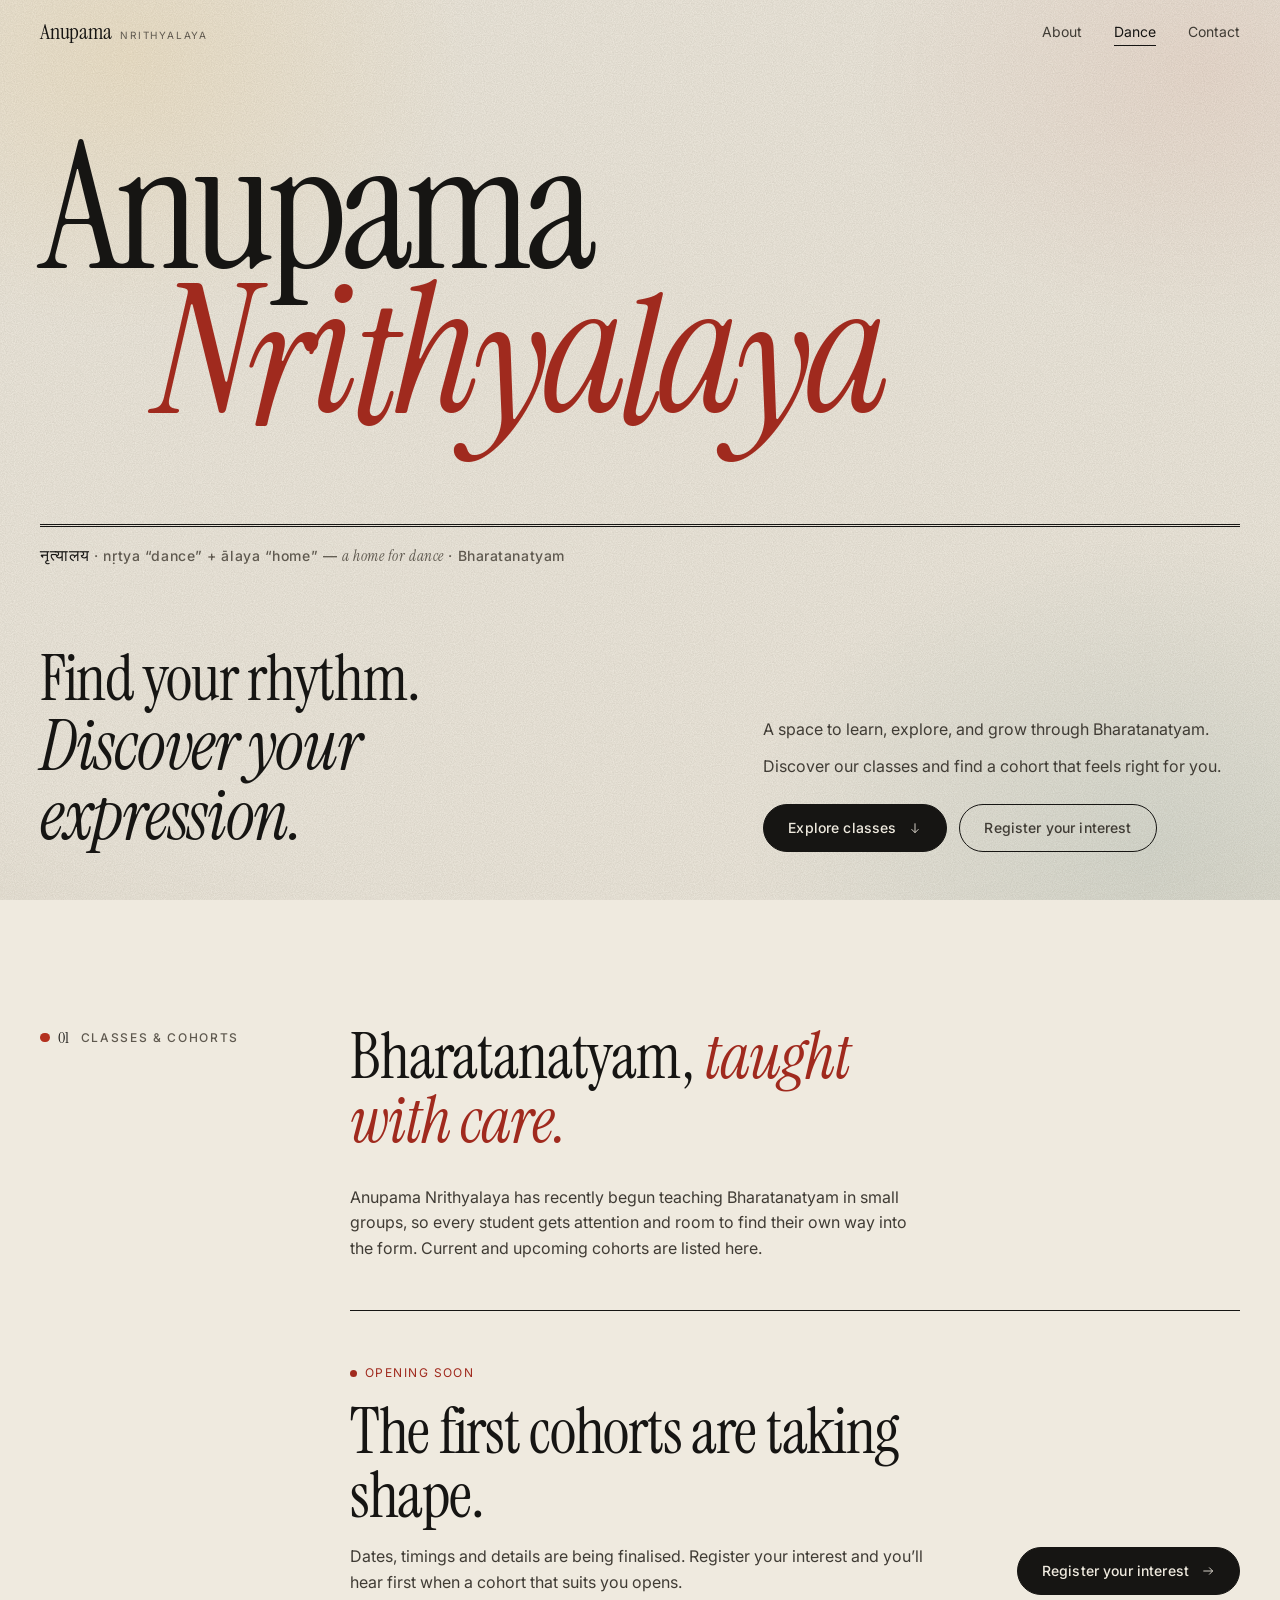
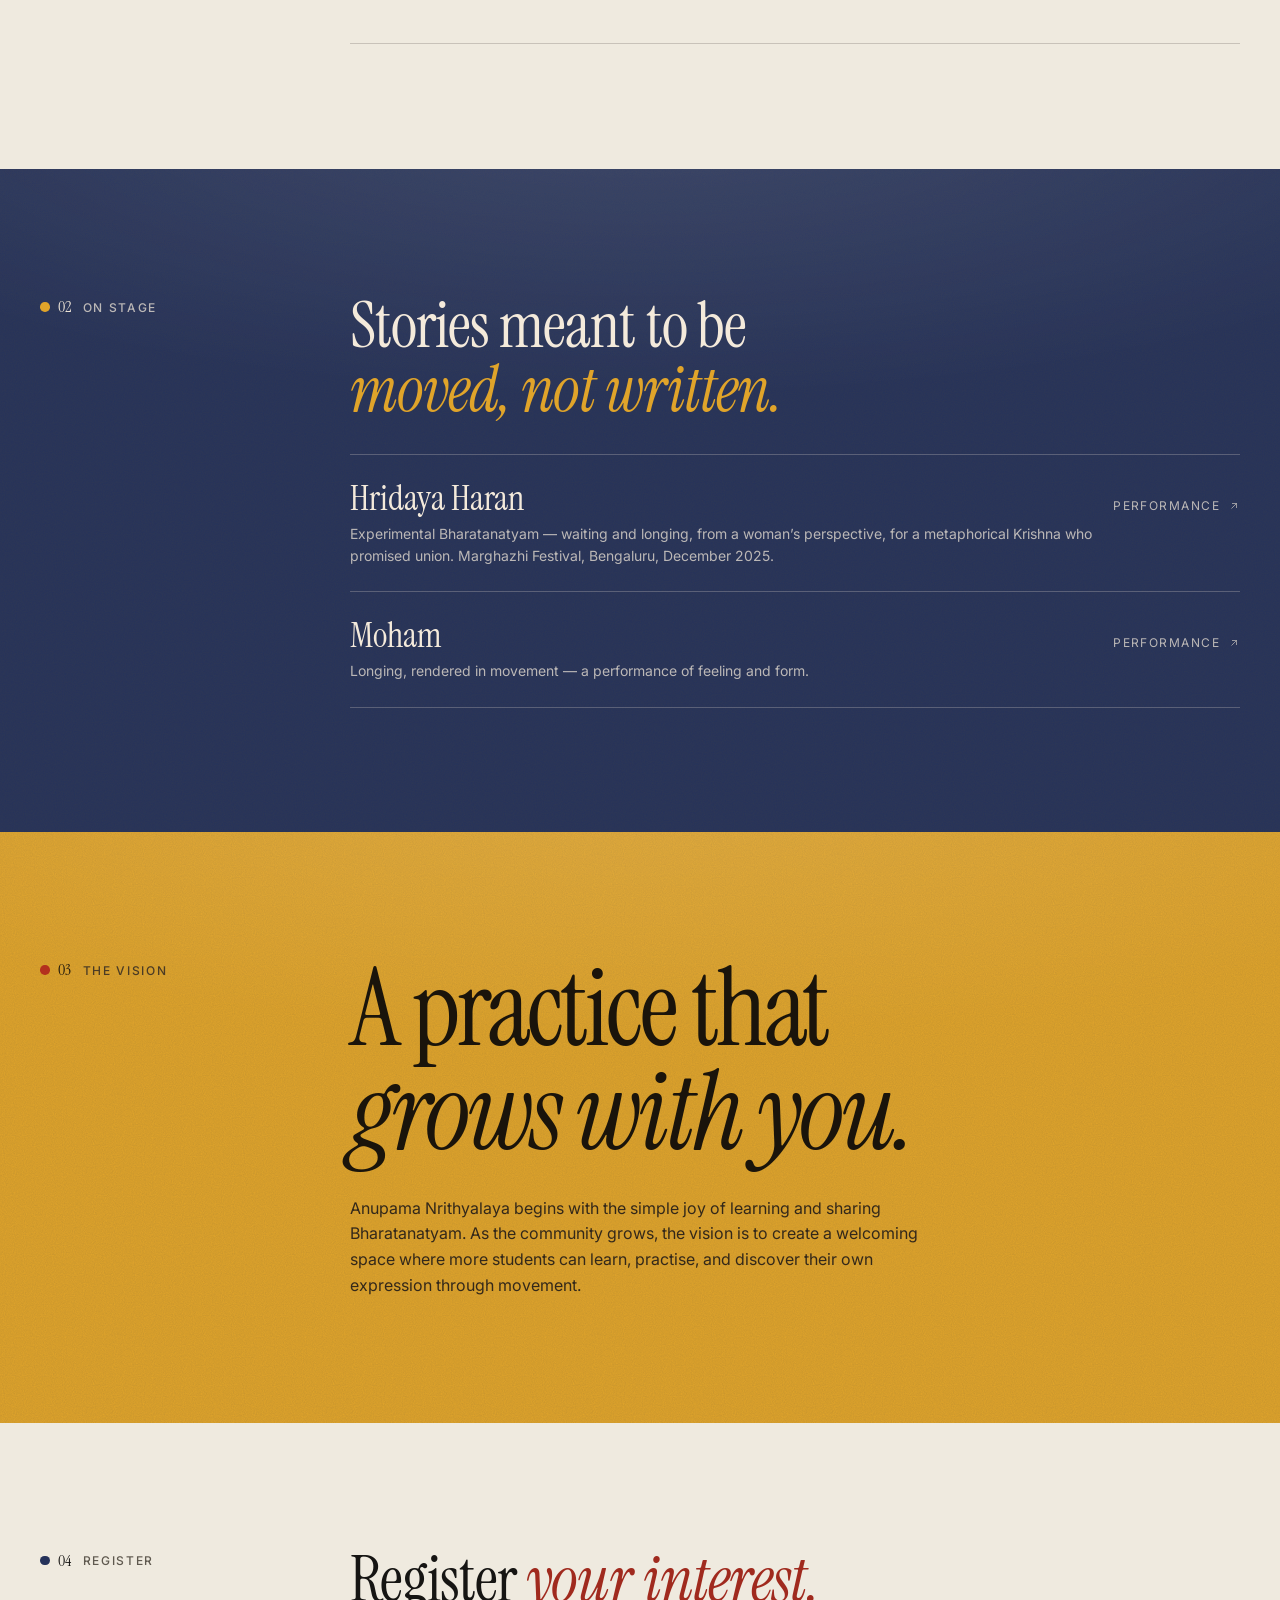
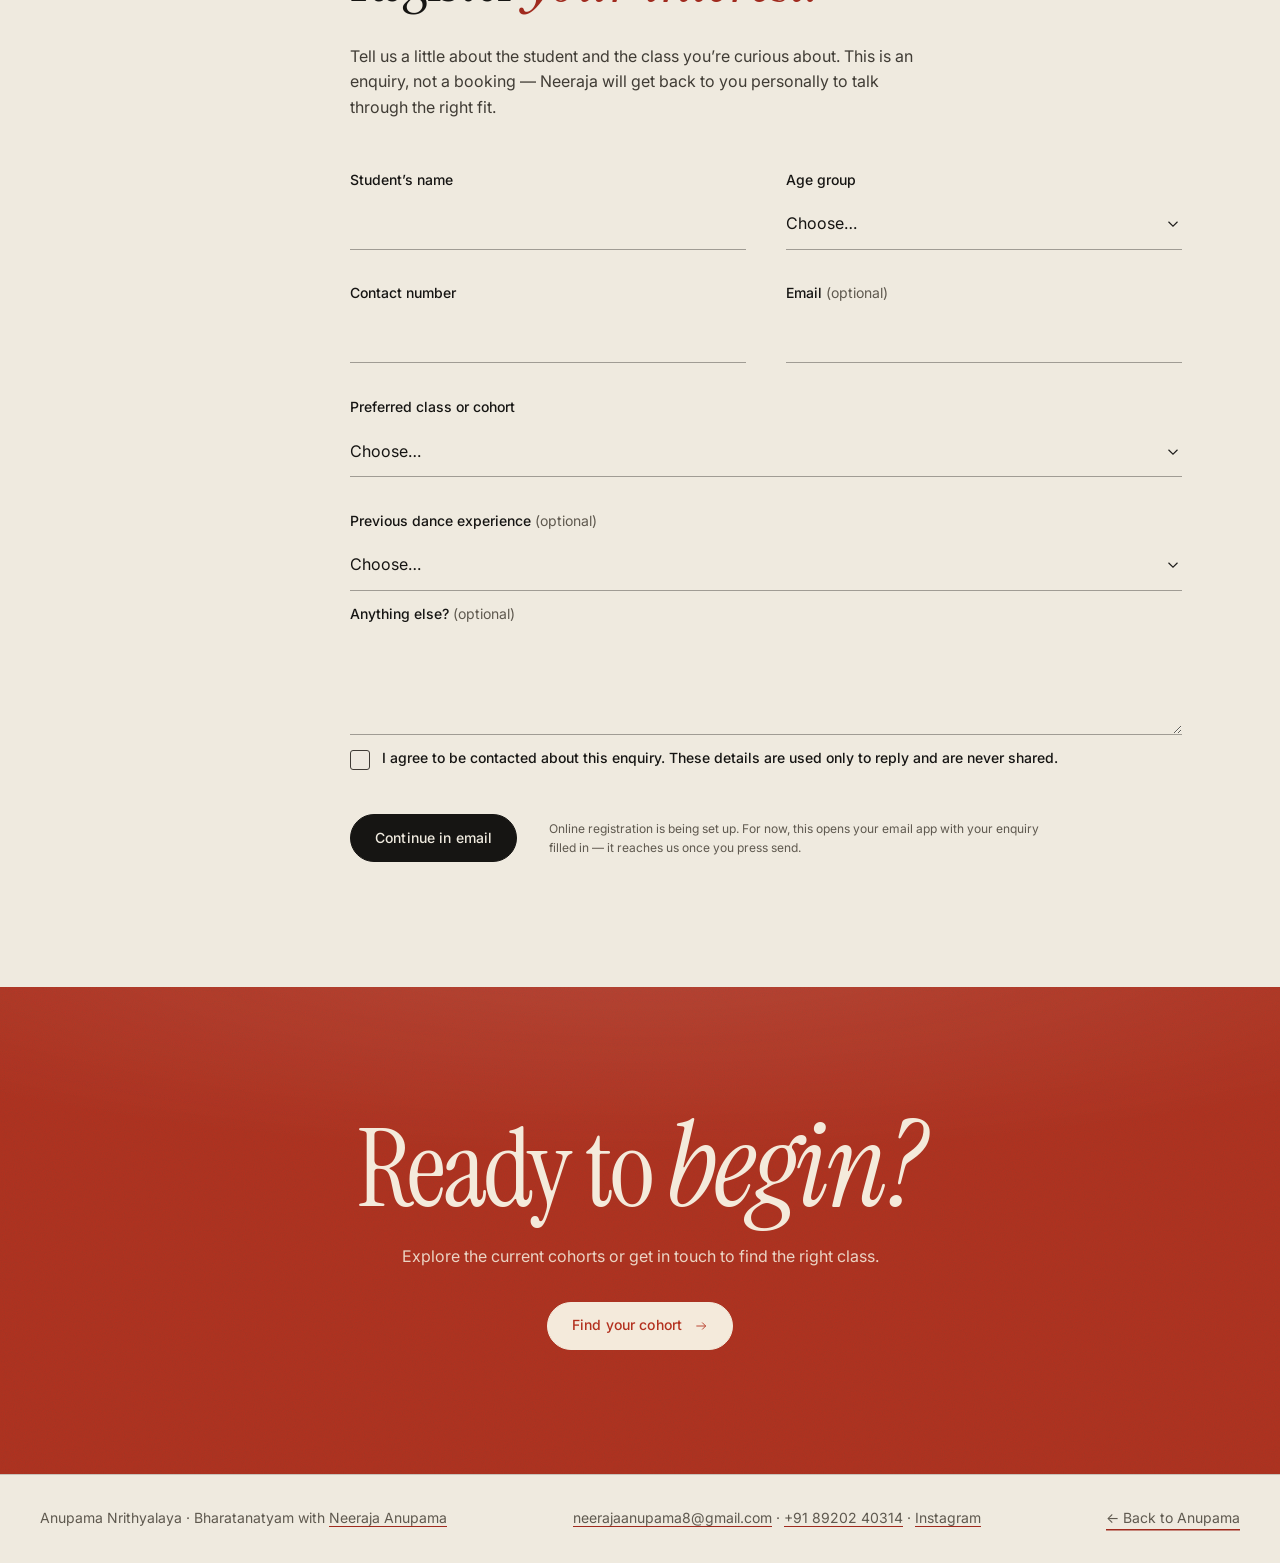
<file: dance/index.html>
<!DOCTYPE html>
<html lang="en">
<head>
  <meta charset="UTF-8" />
  <meta name="viewport" content="width=device-width, initial-scale=1.0" />
  <title>Anupama Nrithyalaya — Bharatanatyam with Neeraja Anupama</title>
  <meta name="description" content="Anupama Nrithyalaya — small Bharatanatyam classes taught by Neeraja Anupama in Bengaluru. Find your rhythm, discover your expression, and register your interest in a cohort." />
  <meta name="author" content="Neeraja Anupama" />
  <meta name="theme-color" content="#E7E1D3" />
  <link rel="canonical" href="https://anupama.cc/dance/" />
  <meta property="og:title" content="Anupama Nrithyalaya" />
  <meta property="og:description" content="Find your rhythm. Discover your expression. A space to learn, explore, and grow through dance." />
  <meta property="og:type" content="website" />
  <meta property="og:site_name" content="Anupama" />
  <meta property="og:url" content="https://anupama.cc/dance/" />
  <meta property="og:image" content="https://anupama.cc/assets/img/og-dance.jpg" />
  <meta property="og:image:width" content="1200" />
  <meta property="og:image:height" content="630" />
  <meta property="og:image:alt" content="Anupama Nrithyalaya — a home for Bharatanatyam" />
  <meta name="twitter:card" content="summary_large_image" />
  <meta name="twitter:title" content="Anupama Nrithyalaya" />
  <meta name="twitter:description" content="Find your rhythm. Discover your expression. A space to learn, explore, and grow through dance." />
  <meta name="twitter:image" content="https://anupama.cc/assets/img/og-dance.jpg" />

  <link rel="preconnect" href="https://fonts.googleapis.com">
  <link rel="preconnect" href="https://fonts.gstatic.com" crossorigin>
  <link href="https://fonts.googleapis.com/css2?family=Instrument+Serif:ital@0;1&family=Inter:wght@400;500&display=swap" rel="stylesheet">
  <link rel="stylesheet" href="../assets/css/style.css" />
  <link rel="icon" href="../assets/img/favicon.svg" type="image/svg+xml" />
  <script>document.documentElement.classList.add("js")</script>
</head>
<body>
  <a class="skip" href="#main">Skip to content</a>

  <nav class="nav" id="nav" aria-label="Main">
    <div class="wrap nav-inner">
      <a href="../" class="wordmark" aria-label="Anupama — home">Anupama <small>Nrithyalaya</small></a>
      <div class="nav-links">
        <a href="../#about">About</a>
        <a href="./" aria-current="page">Dance</a>
        <a href="#contact">Contact</a>
      </div>
    </div>
  </nav>

  <main id="main">

    <!-- ============ HERO ============ -->
    <header class="dance-hero" id="top">
      <div class="wrap">
        <h1 class="dance-title">
          <span class="visually-hidden">Anupama Nrithyalaya</span>
          <span aria-hidden="true">
            <span class="l1">Anupama</span>
            <span class="l2"><span class="ch">N</span><span class="ch">r</span><span class="ch">i</span><span class="ch">t</span><span class="ch">h</span><span class="ch">y</span><span class="ch">a</span><span class="ch">l</span><span class="ch">a</span><span class="ch">y</span><span class="ch">a</span></span>
          </span>
        </h1>
        <p class="dance-def label reveal"><span lang="sa">नृत्यालय</span> · nṛtya “dance” + ālaya “home” — <span class="it">a home for dance</span> · Bharatanatyam</p>

        <div class="dance-intro reveal">
          <p class="tag">Find your rhythm.<br /><em>Discover your expression.</em></p>
          <div class="copy">
            <p>A space to learn, explore, and grow through Bharatanatyam.</p>
            <p>Discover our classes and find a cohort that feels right for you.</p>
            <div class="actions">
              <a class="btn btn--solid" href="#classes">Explore classes
                <svg class="arr" viewBox="0 0 24 24" fill="none" stroke="currentColor" stroke-width="1.5" aria-hidden="true"><path d="M12 4v16M6 14l6 6 6-6"/></svg>
              </a>
              <a class="btn" href="#register">Register your interest</a>
            </div>
          </div>
        </div>
      </div>
    </header>

    <!-- ============ CLASSES & COHORTS ============
         Cohorts are managed in assets/js/dance-data.js.
         The markup below is the "opening soon" state shown until a cohort is published. -->
    <section class="section" id="classes" aria-labelledby="classes-title">
      <div class="wrap grid">
        <p class="sec-label label"><span class="num">01</span> Classes &amp; cohorts</p>
        <div class="sec-body">
          <h2 class="display sec-title reveal" id="classes-title">Bharatanatyam, <em>taught with care.</em></h2>
          <p class="prose reveal" style="margin-bottom:var(--s-7)">Anupama Nrithyalaya has recently begun teaching Bharatanatyam in small groups, so every student gets attention and room to find their own way into the form. Current and upcoming cohorts are listed here.</p>

          <ul class="cohorts reveal" id="cohort-list">
            <li class="soon">
              <div>
                <span class="status status--soon">Opening soon</span>
                <h3 style="margin-top:var(--s-4)">The first cohorts are taking shape.</h3>
                <p>Dates, timings and details are being finalised. Register your interest and you’ll hear first when a cohort that suits you opens.</p>
              </div>
              <a class="btn btn--solid" href="#register">Register your interest
                <svg class="arr" viewBox="0 0 24 24" fill="none" stroke="currentColor" stroke-width="1.5" aria-hidden="true"><path d="M4 12h16M14 6l6 6-6 6"/></svg>
              </a>
            </li>
          </ul>
        </div>
      </div>
    </section>

    <!-- ============ ON STAGE ============ -->
    <section class="section band band--indigo" id="stage" aria-labelledby="stage-title">
      <div class="wrap grid">
        <p class="sec-label label"><span class="num">02</span> On stage</p>
        <div class="sec-body">
          <h2 class="display sec-title reveal" id="stage-title">Stories meant to be <em>moved, not written.</em></h2>
          <div class="index reveal">
            <a class="row-link" href="https://www.theticket9.com/event/hridaya-haran-by--neeraja-anupama" target="_blank" rel="noopener"><span><span class="rt">Hridaya Haran</span><span class="rd">Experimental Bharatanatyam — waiting and longing, from a woman’s perspective, for a metaphorical Krishna who promised union. Marghazhi Festival, Bengaluru, December 2025.</span></span><span class="rk">Performance <svg class="arr" viewBox="0 0 24 24" fill="none" stroke="currentColor" stroke-width="1.5" aria-hidden="true"><path d="M7 17L17 7M8 7h9v9"/></svg></span></a>
            <a class="row-link" href="https://www.theticket9.com/event/moham" target="_blank" rel="noopener"><span><span class="rt">Moham</span><span class="rd">Longing, rendered in movement — a performance of feeling and form.</span></span><span class="rk">Performance <svg class="arr" viewBox="0 0 24 24" fill="none" stroke="currentColor" stroke-width="1.5" aria-hidden="true"><path d="M7 17L17 7M8 7h9v9"/></svg></span></a>
          </div>
        </div>
      </div>
    </section>

    <!-- ============ VISION ============ -->
    <section class="section band band--turmeric" id="vision" aria-labelledby="vision-title">
      <div class="wrap grid">
        <p class="sec-label label"><span class="num">03</span> The vision</p>
        <div class="sec-body reveal">
          <h2 class="display vision-quote" id="vision-title">A practice that <span class="it">grows with you.</span></h2>
          <div class="prose vision-copy">
            <p>Anupama Nrithyalaya begins with the simple joy of learning and sharing Bharatanatyam. As the community grows, the vision is to create a welcoming space where more students can learn, practise, and discover their own expression through movement.</p>
          </div>
        </div>
      </div>
    </section>

    <!-- ============ REGISTER ============ -->
    <section class="section" id="register" aria-labelledby="register-title">
      <div class="wrap grid">
        <p class="sec-label label"><span class="num">04</span> Register</p>
        <div class="sec-body">
          <h2 class="display sec-title reveal" id="register-title">Register <em>your interest.</em></h2>
          <p class="prose reveal" style="margin-bottom:var(--s-7)">Tell us a little about the student and the class you’re curious about. This is an enquiry, not a booking — Neeraja will get back to you personally to talk through the right fit.</p>

          <noscript><p class="prose">To enquire, email <a class="link" href="mailto:neerajaanupama8@gmail.com?subject=Anupama%20Dance%20enquiry">neerajaanupama8@gmail.com</a> with the student’s name, age, a contact number, and the class you’re interested in.</p></noscript>

          <form class="form reveal" id="enquiry" novalidate>
            <div class="field">
              <label for="student_name">Student’s name</label>
              <input id="student_name" name="student_name" type="text" autocomplete="name" required aria-describedby="err-student_name" />
              <p class="err" id="err-student_name" aria-live="polite"></p>
            </div>

            <div class="field">
              <label for="age_group">Age group</label>
              <select id="age_group" name="age_group" required aria-describedby="err-age_group">
                <option value="">Choose…</option>
                <option>Under 13</option>
                <option>13–17</option>
                <option>18 and over</option>
              </select>
              <p class="err" id="err-age_group" aria-live="polite"></p>
            </div>

            <div class="field field--full" id="f-guardian" hidden>
              <label for="guardian_name">Parent or guardian’s name</label>
              <input id="guardian_name" name="guardian_name" type="text" aria-describedby="hint-guardian err-guardian_name" />
              <p class="hint" id="hint-guardian">For students under 18, we’ll speak with a parent or guardian.</p>
              <p class="err" id="err-guardian_name" aria-live="polite"></p>
            </div>

            <div class="field">
              <label for="phone">Contact number</label>
              <input id="phone" name="phone" type="tel" autocomplete="tel" inputmode="tel" required aria-describedby="err-phone" />
              <p class="err" id="err-phone" aria-live="polite"></p>
            </div>

            <div class="field">
              <label for="email">Email <span class="opt">(optional)</span></label>
              <input id="email" name="email" type="email" autocomplete="email" aria-describedby="err-email" />
              <p class="err" id="err-email" aria-live="polite"></p>
            </div>

            <div class="field field--full">
              <label for="cohort">Preferred class or cohort</label>
              <select id="cohort" name="cohort" required aria-describedby="err-cohort">
                <option value="">Choose…</option>
                <option value="not-sure" data-after-cohorts>Not sure yet — help me choose</option>
                <option value="future">Keep me posted about upcoming cohorts</option>
              </select>
              <p class="err" id="err-cohort" aria-live="polite"></p>
            </div>

            <div class="field field--full">
              <label for="experience">Previous dance experience <span class="opt">(optional)</span></label>
              <select id="experience" name="experience">
                <option value="">Choose…</option>
                <option>None — completely new</option>
                <option>A little</option>
                <option>Some formal training</option>
                <option>Experienced</option>
              </select>
            </div>

            <div class="field field--full">
              <label for="message">Anything else? <span class="opt">(optional)</span></label>
              <textarea id="message" name="message" rows="3" maxlength="1500"></textarea>
            </div>

            <div class="hp" aria-hidden="true">
              <label for="_gotcha">Leave this empty</label>
              <input id="_gotcha" name="_gotcha" type="text" tabindex="-1" autocomplete="off" />
            </div>

            <div class="field field--full">
              <label class="check">
                <input type="checkbox" name="consent" value="yes" required aria-describedby="err-consent" />
                <span>I agree to be contacted about this enquiry. These details are used only to reply and are never shared.</span>
              </label>
              <p class="err" id="err-consent" aria-live="polite"></p>
            </div>

            <p class="form-status" id="form-status" role="status" aria-live="polite"></p>

            <div class="form-foot">
              <button class="btn btn--solid" type="submit">
                <span class="lbl">Send enquiry</span>
                <span class="spinner" aria-hidden="true"></span>
              </button>
              <p class="small" id="form-mode-note">No payment is taken and no seat is confirmed until we’ve spoken.</p>
            </div>
          </form>

          <div class="thanks" id="thanks" tabindex="-1" hidden>
            <span class="status status--open">Enquiry received</span>
            <h3 style="margin-top:var(--s-4)">Thank you — we’ve got it.</h3>
            <p>Your enquiry has reached Anupama Nrithyalaya. Neeraja will follow up personally on the number or email you shared. No payment is needed and no seat is confirmed until you’ve spoken.</p>
          </div>
        </div>
      </div>
    </section>

    <!-- ============ CLOSING ============ -->
    <section class="section band band--vermilion closing" aria-labelledby="closing-title">
      <div class="wrap reveal">
        <h2 class="display" id="closing-title">Ready to <em>begin?</em></h2>
        <p>Explore the current cohorts or get in touch to find the right class.</p>
        <div class="actions">
          <a class="btn btn--solid" href="#classes">Find your cohort
            <svg class="arr" viewBox="0 0 24 24" fill="none" stroke="currentColor" stroke-width="1.5" aria-hidden="true"><path d="M4 12h16M14 6l6 6-6 6"/></svg>
          </a>
        </div>
      </div>
    </section>
  </main>

  <footer class="footer" id="contact">
    <div class="wrap">
      <span>Anupama Nrithyalaya · Bharatanatyam with <a class="link" href="../">Neeraja Anupama</a></span>
      <span>
        <a class="link" href="mailto:neerajaanupama8@gmail.com">neerajaanupama8@gmail.com</a> ·
        <a class="link" href="tel:+918920240314">+91 89202 40314</a> ·
        <a class="link" href="https://www.instagram.com/neeraja_anupama/" target="_blank" rel="noopener">Instagram</a>
      </span>
      <a class="link" href="../">← Back to Anupama</a>
    </div>
  </footer>

  <script src="../assets/js/script.js"></script>
  <script src="../assets/js/dance-data.js"></script>
  <script src="../assets/js/dance.js"></script>
</body>
</html>
</file>
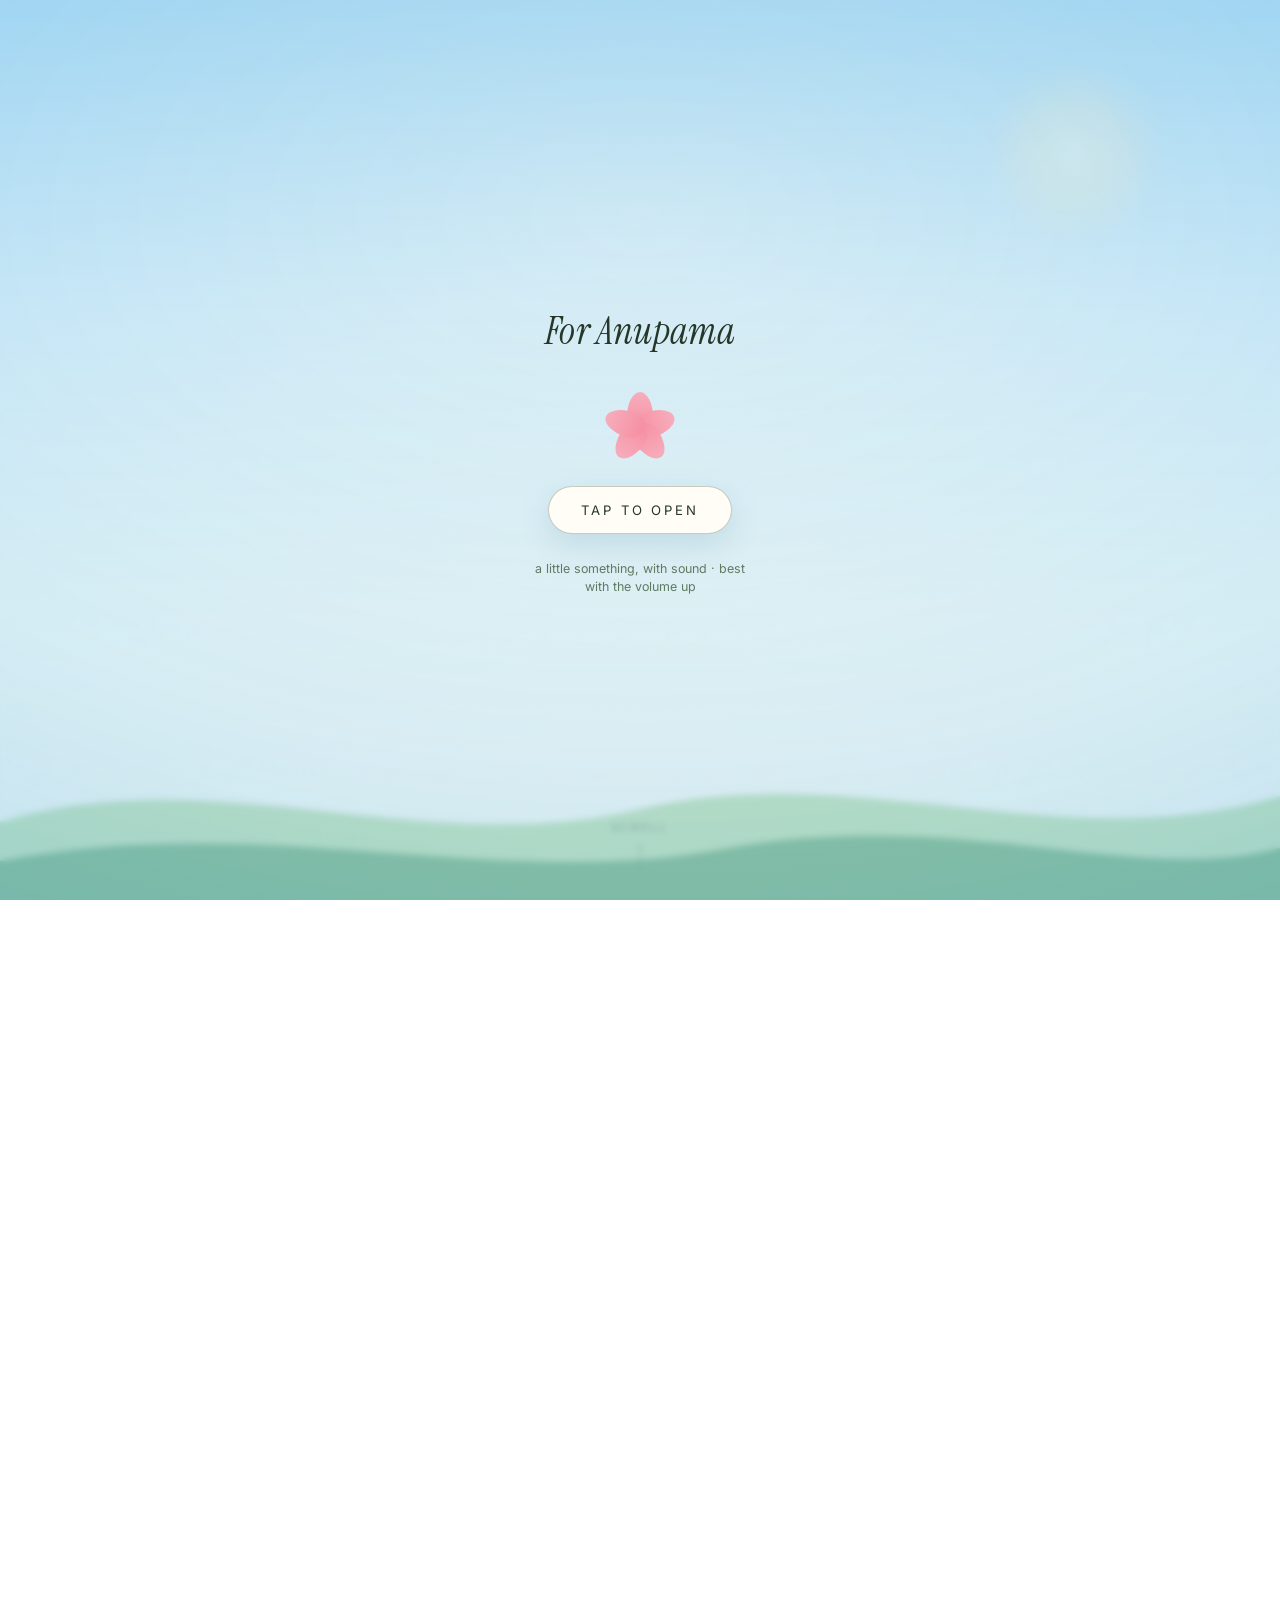
<file: for-you/index.html>
<!DOCTYPE html>
<html lang="en">
<head>
  <meta charset="UTF-8" />
  <meta name="viewport" content="width=device-width, initial-scale=1.0, viewport-fit=cover" />
  <title>A little something — for you</title>
  <meta name="description" content="A little something, made with love. Open when you have a quiet minute." />
  <meta name="theme-color" content="#8fd0f2" />

  <!-- Hidden gift: keep this page out of search so the surprise stays a surprise. -->
  <meta name="robots" content="noindex, nofollow" />

  <!-- Gentle teaser for link previews — does NOT give the surprise away. -->
  <meta property="og:title" content="A little something — for you" />
  <meta property="og:description" content="Open when you have a quiet minute. 🌼" />
  <meta property="og:type" content="website" />
  <meta property="og:image" content="https://anupama.cc/assets/img/og-for-you.jpg" />
  <meta property="og:image:width" content="1200" />
  <meta property="og:image:height" content="630" />
  <meta name="twitter:card" content="summary_large_image" />
  <meta name="twitter:title" content="A little something — for you" />
  <meta name="twitter:description" content="Open when you have a quiet minute. 🌼" />
  <meta name="twitter:image" content="https://anupama.cc/assets/img/og-for-you.jpg" />

  <link rel="preconnect" href="https://fonts.googleapis.com">
  <link rel="preconnect" href="https://fonts.gstatic.com" crossorigin>
  <link href="https://fonts.googleapis.com/css2?family=Instrument+Serif:ital@0;1&family=Inter:wght@400;500&display=swap" rel="stylesheet">
  <link rel="stylesheet" href="../assets/css/reveal.css" />
  <link rel="icon" href="../assets/img/favicon.svg" type="image/svg+xml" />
  <script>document.documentElement.classList.add("js")</script>
</head>
<body>

  <!-- ============ SOFT MUSIC ============
       Drop a track at assets/audio/for-you.mp3. If it isn't there yet,
       the page simply stays silent — nothing breaks. -->
  <audio id="song" src="../assets/audio/for-you.mp3" loop preload="none"></audio>

  <!-- ============ SKY + NATURE (decorative) ============ -->
  <div class="warm" id="warm" aria-hidden="true"></div>
  <div class="sky" aria-hidden="true">
    <span class="sun"><span class="rays"></span></span>
    <svg class="cloud c1" viewBox="0 0 220 90"><path d="M30 70q-28 0-28-22 0-20 24-20 2-20 26-20 18 0 24 16 8-8 20-8 18 0 22 18 26 0 26 20 0 18-26 18z"/></svg>
    <svg class="cloud c2" viewBox="0 0 220 90"><path d="M30 70q-28 0-28-22 0-20 24-20 2-20 26-20 18 0 24 16 8-8 20-8 18 0 22 18 26 0 26 20 0 18-26 18z"/></svg>
    <svg class="cloud c3" viewBox="0 0 220 90"><path d="M30 70q-28 0-28-22 0-20 24-20 2-20 26-20 18 0 24 16 8-8 20-8 18 0 22 18 26 0 26 20 0 18-26 18z"/></svg>
    <svg class="cloud c4" viewBox="0 0 220 90"><path d="M30 70q-28 0-28-22 0-20 24-20 2-20 26-20 18 0 24 16 8-8 20-8 18 0 22 18 26 0 26 20 0 18-26 18z"/></svg>
    <div class="meadow">
      <svg class="meadow-svg" viewBox="0 0 1440 180" preserveAspectRatio="none">
        <path class="hill hill-b" d="M0 120 C 240 70 480 150 720 110 C 960 70 1200 150 1440 100 L1440 180 L0 180 Z"/>
        <path class="hill hill-f" d="M0 150 C 300 110 560 175 820 140 C 1080 108 1280 170 1440 140 L1440 180 L0 180 Z"/>
      </svg>
    </div>
  </div>
  <div class="grain" aria-hidden="true"></div>
  <div class="motes" id="motes" aria-hidden="true"></div>
  <div class="flutters" id="flutters" aria-hidden="true"></div>
  <div class="petals" id="petals" aria-hidden="true"></div>
  <div class="bursts" id="bursts" aria-hidden="true"></div>

  <!-- ============ SOUND TOGGLE ============ -->
  <button class="sound" id="sound" type="button" aria-pressed="false" hidden>
    <span class="sound-ico" aria-hidden="true"></span>
    <span class="sound-lbl">Sound</span>
  </button>

  <!-- ============ THE VEIL (tap to open) ============ -->
  <div class="veil" id="veil">
    <div class="veil-inner">
      <p class="veil-kicker">For Anupama</p>
      <div class="bud" aria-hidden="true"><span></span><span></span><span></span><span></span><span></span></div>
      <button class="open-btn" id="open" type="button">
        <span class="open-lbl">Tap to open</span>
      </button>
      <p class="veil-hint">a little something, with sound · best with the volume up</p>
    </div>
  </div>

  <!-- ============ THE REVEAL ============ -->
  <main class="stage" id="stage">

    <!-- ===== The poem — edit these lines freely ===== -->
    <section class="scene" aria-label="A note">
      <p class="eyebrow reveal-line">a letter, for your birthday</p>
      <p class="verse reveal-line">You are Anupama —</p>
      <p class="verse reveal-line"><em>incomparable,</em> and I mean it<br />the way the name was made.</p>
    </section>

    <section class="scene">
      <p class="verse reveal-line">No one has ever come into my life<br />the way you did:</p>
      <p class="verse reveal-line">softly, completely,<br /><em>like morning light through leaves.</em></p>
    </section>

    <section class="scene">
      <p class="verse reveal-line">Beautiful in the face — yes —</p>
      <p class="verse reveal-line">but a <em>beautiful soul</em> first,<br />and that is the rarer thing.</p>
    </section>

    <section class="scene">
      <p class="verse verse--list reveal-line">Kind. Luminous. Tender. Blooming.</p>
      <p class="verse reveal-line"><em>Entirely your own.</em></p>
    </section>

    <!-- ===== Name bloom ===== -->
    <section class="scene scene--name">
      <div class="name-wrap reveal-line">
        <span class="sel" aria-hidden="true">
          <span class="h tl"></span><span class="h tr"></span><span class="h bl"></span><span class="h br"></span>
          <span class="sel-tag">incomparable</span>
        </span>
        <h1 class="name">Anupama</h1>
      </div>
      <div class="blooms" aria-hidden="true">
        <span class="bloom b1"></span><span class="bloom b2"></span><span class="bloom b3"></span>
        <span class="bloom b4"></span><span class="bloom b5"></span>
      </div>
      <p class="pron reveal-line">/ uh·noo·puh·maa / · a world of your own</p>
    </section>

    <!-- ===== Birthday + the gift ===== -->
    <section class="scene scene--gift">
      <p class="hbd reveal-line">Happy birthday,<br /><em>my love.</em></p>
      <p class="gift-line reveal-line">I made you a place of your own.</p>
      <div class="plate reveal-line">
        <span class="plate-k">your corner of the internet</span>
        <span class="plate-dom">anupama.cc</span>
      </div>
      <a class="enter reveal-line" href="../">
        Step into your world
        <svg class="arr" viewBox="0 0 24 24" fill="none" stroke="currentColor" stroke-width="1.5" aria-hidden="true"><path d="M4 12h16M14 6l6 6-6 6"/></svg>
      </a>
      <!-- Sign it: add your name here. -->
      <p class="sign reveal-line">— with all my love</p>
    </section>
  </main>

  <!-- scroll cue (shown after opening) -->
  <div class="cue" id="cue" hidden aria-hidden="true">
    <span class="cue-txt">scroll</span>
    <span class="cue-line"></span>
  </div>

  <script src="../assets/js/reveal.js"></script>
</body>
</html>
</file>
<file: assets/css/style.css>
/* ============================================================
   Anupama — shared design system
   Used by the personal site (/) and Anupama Dance (/dance/).
   Colours, type and spacing are defined once here in :root.
   ============================================================ */

:root {
  /* Colour — aged newsprint, printer's ink, one vermilion accent */
  --paper:   #EFEADF;
  --paper-2: #E3DCCD;
  --ink:     #161513;
  --ink-2:   #403C35;
  --ink-3:   #5F594F;
  --line:    rgba(22, 21, 19, .18);
  --line-2:  rgba(22, 21, 19, .36);
  --accent:  #A02A1E;          /* vermilion — marks & states */

  /* Flavours — a Bharatanatyam palette for colour bands & details */
  --vermilion: #B3301E;        /* kumkum */
  --turmeric:  #E0A42A;        /* haldi */
  --peacock:   #1E5A55;        /* temple-silk green */
  --indigo:    #25325A;
  --light:     #F4EADB;        /* text on dark bands */
  --grain: url("data:image/svg+xml,%3Csvg xmlns='http://www.w3.org/2000/svg' width='240' height='240'%3E%3Cfilter id='n'%3E%3CfeTurbulence type='fractalNoise' baseFrequency='.9' numOctaves='3' stitchTiles='stitch'/%3E%3CfeColorMatrix values='0 0 0 0 .09 0 0 0 0 .07 0 0 0 0 .04 0 0 0 .6 0'/%3E%3C/filter%3E%3Crect width='100%25' height='100%25' filter='url(%23n)' opacity='.28'/%3E%3C/svg%3E");
  --ok:      #3F5E45;
  --err:     #9B2F22;

  /* Type */
  --serif: "Instrument Serif", "Iowan Old Style", "Palatino Linotype", Georgia, serif;
  --sans:  "Inter", ui-sans-serif, system-ui, -apple-system, "Segoe UI", sans-serif;

  --t-xs:   .75rem;
  --t-sm:   .875rem;
  --t-base: 1rem;
  --t-md:   clamp(1.125rem, 1rem + .4vw, 1.3rem);
  --t-lg:   clamp(1.5rem, 1.2rem + 1.2vw, 2.25rem);
  --t-xl:   clamp(2.25rem, 1.6rem + 3vw, 4.5rem);
  --t-2xl:  clamp(3rem, 2rem + 6vw, 7.5rem);

  /* Space — one scale, used everywhere */
  --s-1: .25rem;  --s-2: .5rem;  --s-3: .75rem; --s-4: 1rem;
  --s-5: 1.5rem;  --s-6: 2rem;   --s-7: 3rem;   --s-8: 4.5rem;
  --s-9: clamp(4.5rem, 3rem + 6vw, 9rem);

  --gutter: clamp(1rem, .5rem + 2.5vw, 2.5rem);
  --max: 1320px;
  --measure: 36rem;

  /* Motion — one easing, three durations */
  --ease: cubic-bezier(.2, .7, .1, 1);
  --d-1: 180ms;
  --d-2: 420ms;
  --d-3: 900ms;
}

/* ---------- Reset ---------- */
*, *::before, *::after { box-sizing: border-box; }
html { -webkit-text-size-adjust: 100%; scroll-padding-top: 5rem; }
body {
  margin: 0;
  background: var(--paper);
  color: var(--ink);
  font-family: var(--sans);
  font-size: var(--t-base);
  line-height: 1.6;
  -webkit-font-smoothing: antialiased;
  text-rendering: optimizeLegibility;
  overflow-x: clip;
  position: relative;
  z-index: 0;
}
/* Newsprint: fine paper grain + faint age at the edges. Sits under all content. */
body::before {
  content: "";
  position: fixed; inset: 0; z-index: -1;
  pointer-events: none;
  background:
    radial-gradient(38% 44% at 10% 6%,  rgba(224,164,42,.11), transparent 70%),
    radial-gradient(44% 48% at 90% 94%, rgba(30,90,85,.10),  transparent 72%),
    radial-gradient(38% 40% at 94% 8%,  rgba(179,48,30,.07),  transparent 70%),
    radial-gradient(ellipse 125% 95% at 50% 42%, transparent 62%, rgba(110, 84, 40, .08) 100%),
    var(--grain);
}
img { display: block; max-width: 100%; height: auto; }
a { color: inherit; text-decoration: none; }
button, input, select, textarea { font: inherit; color: inherit; }
h1, h2, h3, h4, p, ul, ol, dl, dd, figure, blockquote { margin: 0; }
ul, ol { padding: 0; list-style: none; }
::selection { background: var(--ink); color: var(--paper); }

:focus-visible {
  outline: 2px solid var(--accent);
  outline-offset: 3px;
  border-radius: 2px;
}

.visually-hidden {
  position: absolute !important;
  width: 1px; height: 1px;
  padding: 0; margin: -1px;
  overflow: hidden; clip: rect(0 0 0 0);
  white-space: nowrap; border: 0;
}
.skip {
  position: absolute; left: var(--gutter); top: -3rem; z-index: 100;
  background: var(--ink); color: var(--paper);
  padding: var(--s-2) var(--s-4); font-size: var(--t-sm);
}
.skip:focus { top: var(--s-3); }

.wrap {
  width: 100%;
  max-width: var(--max);
  margin-inline: auto;
  padding-inline: var(--gutter);
}

/* ---------- Type primitives ---------- */
.label {
  font-family: var(--sans);
  font-size: var(--t-xs);
  font-weight: 500;
  letter-spacing: .14em;
  text-transform: uppercase;
  color: var(--ink-3);
}
.display {
  font-family: var(--serif);
  font-weight: 400;
  line-height: 1;
  letter-spacing: -.015em;
}
.lead {
  font-family: var(--serif);
  font-size: var(--t-lg);
  line-height: 1.25;
  letter-spacing: -.005em;
}
.prose { max-width: var(--measure); color: var(--ink-2); }
.prose p + p { margin-top: var(--s-4); }
.prose strong { color: var(--ink); font-weight: 500; }
em, .it { font-family: var(--serif); font-style: italic; font-size: 1.08em; }

/* ---------- Links & buttons ---------- */
.link {
  background-image: linear-gradient(currentColor, currentColor);
  background-size: 100% 1px;
  background-position: 0 100%;
  background-repeat: no-repeat;
  transition: background-size var(--d-2) var(--ease);
  padding-bottom: 1px;
}
.link:hover { background-size: 0 1px; background-position: 100% 100%; }

.btn {
  display: inline-flex; align-items: center; gap: var(--s-3);
  min-height: 3rem;
  padding: 0 var(--s-5);
  border: 1px solid var(--ink);
  border-radius: 999px;
  font-size: var(--t-sm);
  font-weight: 500;
  letter-spacing: .01em;
  white-space: nowrap;
  background: transparent;
  cursor: pointer;
  transition: background-color var(--d-1) var(--ease), color var(--d-1) var(--ease), border-color var(--d-1) var(--ease);
}
.btn:hover { background: var(--ink); color: var(--paper); }
.btn--solid { background: var(--ink); color: var(--paper); }
.btn--solid:hover { background: var(--accent); border-color: var(--accent); }
.btn[disabled], .btn[aria-disabled="true"] { opacity: .5; cursor: progress; }
.btn .arr { transition: transform var(--d-2) var(--ease); }
.btn:hover .arr, .row-link:hover .arr { transform: translateX(4px); }
.arr { width: 1em; height: 1em; flex: none; }

/* ---------- Navigation ---------- */
.nav {
  position: fixed; inset: 0 0 auto 0; z-index: 50;
  transition: background-color var(--d-2) var(--ease), border-color var(--d-2) var(--ease);
  border-bottom: 1px solid transparent;
}
.nav.is-scrolled {
  background: color-mix(in srgb, var(--paper) 92%, transparent);
  border-bottom-color: var(--line);
  -webkit-backdrop-filter: saturate(1.2) blur(10px);
  backdrop-filter: saturate(1.2) blur(10px);
}
.nav-inner {
  display: flex; align-items: center; justify-content: space-between; gap: var(--s-4);
  height: 4rem;
}
.wordmark {
  font-family: var(--serif);
  font-size: 1.375rem;
  line-height: 1;
  letter-spacing: -.01em;
  display: inline-flex; align-items: baseline; gap: .4em;
}
.wordmark small {
  font-family: var(--sans);
  font-size: .625rem;
  letter-spacing: .18em;
  text-transform: uppercase;
  color: var(--ink-3);
}
.nav-links { display: flex; gap: clamp(.9rem, .4rem + 2vw, 2.25rem); }
.nav-links a {
  position: relative;
  font-size: var(--t-sm);
  padding: var(--s-3) 0;
  color: var(--ink-2);
  transition: color var(--d-1) var(--ease);
}
.nav-links a::after {
  content: ""; position: absolute; left: 0; right: 0; bottom: .55rem;
  height: 1px; background: currentColor;
  transform: scaleX(0); transform-origin: right;
  transition: transform var(--d-2) var(--ease);
}
.nav-links a:hover, .nav-links a[aria-current] { color: var(--ink); }
.nav-links a:hover::after, .nav-links a[aria-current]::after { transform: scaleX(1); transform-origin: left; }

/* ---------- Sections ---------- */
.section { padding-block: var(--s-9); }
.section + .section { border-top: 1px solid var(--line); }
.grid {
  display: grid;
  grid-template-columns: repeat(12, minmax(0, 1fr));
  column-gap: var(--gutter);
  row-gap: var(--s-6);
}
.sec-label { grid-column: 1 / span 3; display: flex; gap: var(--s-3); align-items: baseline; }
.sec-label .num { font-family: var(--serif); font-size: 1rem; color: var(--ink); letter-spacing: 0; text-transform: none; }
.sec-body { grid-column: 4 / -1; }
.sec-title { font-size: var(--t-xl); margin-bottom: var(--s-6); max-width: 18ch; }
.sec-title em { font-size: 1em; }

@media (max-width: 860px) {
  .sec-label, .sec-body { grid-column: 1 / -1; }
}

/* ---------- Reveal on scroll (only once JS has run) ---------- */
.js .reveal {
  opacity: 0;
  transform: translateY(18px);
  transition: opacity var(--d-3) var(--ease), transform var(--d-3) var(--ease);
}
.js .reveal.in { opacity: 1; transform: none; }

/* ============================================================
   HOME — Hero: "Anupama, defined"
   ============================================================ */
.hero {
  min-height: 100svh;
  display: flex; flex-direction: column;
  padding-top: 5.5rem;
  padding-bottom: var(--s-6);
}
.hero .wrap { flex: 1; display: flex; flex-direction: column; }
.hero-top {
  display: flex; justify-content: space-between; gap: var(--s-4);
  padding-bottom: var(--s-4);
  border-bottom: 3px double var(--ink);   /* newspaper masthead rule */
}
.hero-stage { flex: 1; display: flex; flex-direction: column; justify-content: center; padding-block: var(--s-7); }

.name {
  font-family: var(--serif);
  font-weight: 400;
  font-size: clamp(4.5rem, 25.5vw, 25rem);
  line-height: .82;
  letter-spacing: -.035em;
  margin-left: -.04em;
  white-space: nowrap;
  cursor: default;
  -webkit-tap-highlight-color: transparent;
  user-select: none;
  transition: letter-spacing var(--d-3) var(--ease);
}
.name .ch {
  display: inline-block;
  transition: transform var(--d-3) var(--ease);
}
/* Mask so letters rise from a baseline during the reveal */
.name .mask { display: inline-block; overflow: hidden; padding: .06em .02em .12em; margin: -.06em -.02em -.12em; vertical-align: top; }

/* Interaction — the name loosens and finds its own form */
.name.is-shifted { letter-spacing: .015em; }
.name.is-shifted .ch:nth-child(even) .g { font-style: italic; }
.name.is-shifted .ch:nth-child(odd)  { transform: translateY(-.03em); }
.name.is-shifted .ch:nth-child(even) { transform: translateY(.03em); }

.def {
  display: grid;
  grid-template-columns: repeat(12, minmax(0, 1fr));
  column-gap: var(--gutter);
  row-gap: var(--s-5);
  margin-top: var(--s-7);
  align-items: end;
}
.def-pron { grid-column: 1 / span 4; color: var(--ink-2); font-size: var(--t-sm); line-height: 1.7; }
.def-pron .ipa { font-family: var(--serif); font-size: 1.25rem; color: var(--ink); letter-spacing: .02em; }
.def-pron .dev { font-family: var(--serif); }
.def-sense { grid-column: 5 / span 5; }
.def-sense .n { font-family: var(--serif); font-size: 1rem; color: var(--ink-3); margin-right: .5rem; vertical-align: .9em; }
.def-word {
  font-family: var(--serif);
  font-style: italic;
  font-size: clamp(2.5rem, 1.6rem + 4vw, 5.5rem);
  line-height: 1;
  letter-spacing: -.01em;
  color: var(--accent);
}
.def-gloss { margin-top: var(--s-3); color: var(--ink-2); max-width: 30ch; }
.def-tag { grid-column: 10 / -1; font-family: var(--serif); font-size: var(--t-md); line-height: 1.35; text-align: right; }

.hero-foot { display: flex; justify-content: space-between; align-items: center; gap: var(--s-4); }
.scroll-cue {
  display: inline-flex; align-items: center; gap: var(--s-3);
  font-size: var(--t-sm); color: var(--ink-2);
  padding: var(--s-3) 0;
}
.scroll-cue .line { width: 2.5rem; height: 1px; background: currentColor; transform-origin: left; transition: transform var(--d-2) var(--ease); }
.scroll-cue:hover { color: var(--ink); }
.scroll-cue:hover .line { transform: scaleX(1.5); }

@media (max-width: 860px) {
  .def-pron, .def-sense, .def-tag { grid-column: 1 / -1; }
  .def-tag { text-align: left; }
  .def { margin-top: var(--s-6); }
}

/* Hero intro sequence */
.js .hero .seq { opacity: 0; transform: translateY(10px); transition: opacity var(--d-3) var(--ease), transform var(--d-3) var(--ease); }
.js .name .g { display: inline-block; transform: translateY(105%); transition: transform 1100ms var(--ease); }
.is-ready .name .g { transform: none; }
.is-ready .hero .seq { opacity: 1; transform: none; }

/* ============================================================
   HOME — About
   ============================================================ */
.about-lead { font-size: var(--t-xl); line-height: 1.05; letter-spacing: -.02em; margin-bottom: var(--s-7); max-width: 16ch; }
.about-cols { display: grid; grid-template-columns: minmax(0, 1.4fr) minmax(0, 1fr); gap: var(--s-8); align-items: start; }
.about-sign { margin-top: var(--s-6); font-family: var(--serif); font-size: var(--t-lg); line-height: 1.2; color: var(--ink); }
.facts { border-top: 1px solid var(--line); }
.facts div { display: grid; grid-template-columns: 7rem 1fr; gap: var(--s-4); padding: var(--s-4) 0; border-bottom: 1px solid var(--line); font-size: var(--t-sm); }
.facts dt { color: var(--ink-3); }
.facts dd { color: var(--ink); }
.portrait { aspect-ratio: 4 / 5; object-fit: cover; width: 100%; filter: grayscale(.15); }
@media (max-width: 860px) { .about-cols { grid-template-columns: 1fr; gap: var(--s-7); } }

/* ============================================================
   Dance teaser (home)
   ============================================================ */
.teaser { display: block; }
.teaser-title { font-size: var(--t-2xl); line-height: .9; letter-spacing: -.03em; }
.teaser-title .it { font-size: 1em; }
.teaser-row { display: flex; flex-wrap: wrap; justify-content: space-between; align-items: end; gap: var(--s-6); margin-top: var(--s-6); }
.teaser-row p { max-width: 34rem; color: var(--ink-2); }

/* ============================================================
   Index lists (writing, films, stage)
   ============================================================ */
.index { border-top: 1px solid var(--line); }
.row-link {
  display: grid;
  grid-template-columns: minmax(0, 1fr) auto;
  gap: var(--s-4);
  align-items: baseline;
  padding: var(--s-5) 0;
  border-bottom: 1px solid var(--line);
  transition: padding var(--d-2) var(--ease), color var(--d-1) var(--ease);
}
.row-link .rt { font-family: var(--serif); font-size: var(--t-lg); line-height: 1.15; display: block; }
.row-link .rd { display: block; margin-top: var(--s-1); color: var(--ink-3); font-size: var(--t-sm); }
.row-link .rk { display: inline-flex; gap: var(--s-2); align-items: center; font-size: var(--t-xs); letter-spacing: .12em; text-transform: uppercase; color: var(--ink-3); white-space: nowrap; }
.row-link:hover { padding-left: var(--s-3); }
.row-link:hover .rk { color: var(--ink); }
.row-link--feature .rt { font-size: var(--t-xl); line-height: 1; letter-spacing: -.02em; }
.row-link--feature .quote { display: block; margin-top: var(--s-4); font-family: var(--serif); font-style: italic; font-size: var(--t-md); color: var(--ink-2); max-width: 40ch; }

/* ============================================================
   Work — covers
   ============================================================ */
.caps { display: flex; flex-wrap: wrap; gap: var(--s-2) var(--s-5); margin-bottom: var(--s-7); color: var(--ink-2); font-size: var(--t-sm); }
.covers { display: grid; grid-template-columns: repeat(3, minmax(0, 1fr)); gap: var(--s-6) var(--gutter); }
.cover { display: flex; flex-direction: column; width: 100%; padding: 0; border: 0; background: none; text-align: left; cursor: zoom-in; }
.cover .frame { overflow: hidden; background: var(--paper-2); aspect-ratio: 3 / 4; }
.cover img { width: 100%; height: 100%; object-fit: cover; transition: transform 1.2s var(--ease); }
.cover:hover img { transform: scale(1.03); }
.cover .k { display: block; margin-top: var(--s-3); }
.cover .t { display: block; font-family: var(--serif); font-size: 1.25rem; line-height: 1.2; margin-top: var(--s-1); }
@media (max-width: 860px) { .covers { grid-template-columns: repeat(2, minmax(0, 1fr)); } }
.sub-head { display: flex; justify-content: space-between; align-items: baseline; gap: var(--s-4); margin: var(--s-8) 0 var(--s-4); }
.sub-head h3 { font-family: var(--serif); font-weight: 400; font-size: var(--t-lg); }
.note { margin-top: var(--s-5); font-size: var(--t-sm); color: var(--ink-3); }

/* ---------- Films — poster grid ---------- */
.films { display: grid; grid-template-columns: repeat(3, minmax(0, 1fr)); gap: var(--s-6) var(--gutter); margin-top: var(--s-5); }
.film { display: flex; flex-direction: column; }
.film .frame { overflow: hidden; background: var(--paper-2); aspect-ratio: 16 / 9; }
.film img { width: 100%; height: 100%; object-fit: cover; transition: transform 1.2s var(--ease); }
.film:hover img { transform: scale(1.03); }
.film .k { display: inline-flex; gap: var(--s-2); align-items: center; margin-top: var(--s-3); color: var(--ink-3); }
.film .t { display: block; font-family: var(--serif); font-size: 1.25rem; line-height: 1.2; margin-top: var(--s-1); }
.film .d { display: block; margin-top: var(--s-1); color: var(--ink-3); font-size: var(--t-sm); }
.film:hover .arr { transform: translateX(4px); }
@media (max-width: 860px) { .films { grid-template-columns: repeat(2, minmax(0, 1fr)); } }
@media (max-width: 560px) { .films { grid-template-columns: 1fr; } }

/* ---------- Lightbox ---------- */
.lightbox { border: 0; padding: 0; max-width: none; max-height: none; width: 100%; height: 100%; background: transparent; }
.lightbox::backdrop { background: rgba(20, 19, 17, .9); }
.lightbox[open] { display: flex; flex-direction: column; align-items: center; justify-content: center; gap: var(--s-4); padding: var(--s-7) var(--gutter); }
.lightbox img { max-height: 80vh; max-width: min(100%, 900px); width: auto; object-fit: contain; }
.lightbox p { color: #EDE6D8; font-size: var(--t-sm); text-align: center; }
.lightbox button {
  position: absolute; top: var(--s-4); right: var(--gutter);
  color: #EDE6D8; background: none; border: 1px solid rgba(237, 230, 216, .4);
  border-radius: 999px; min-height: 2.75rem; padding: 0 var(--s-4); cursor: pointer; font-size: var(--t-sm);
}

/* ---------- Interlude ---------- */
.interlude { text-align: center; }
.interlude blockquote { font-family: var(--serif); font-size: var(--t-xl); line-height: 1.1; letter-spacing: -.015em; max-width: 22ch; margin-inline: auto; }
.interlude cite { display: block; margin-top: var(--s-5); font-style: normal; }

/* ============================================================
   Contact & footer
   ============================================================ */
.contact-title { font-size: var(--t-2xl); line-height: .92; letter-spacing: -.03em; }
.contact-title .it { font-size: 1em; }
.contact-mail { display: inline-block; margin-top: var(--s-6); font-family: var(--serif); font-size: var(--t-lg); }
.contact-list { display: flex; flex-wrap: wrap; gap: var(--s-3) var(--s-6); margin-top: var(--s-6); font-size: var(--t-sm); }
.footer { border-top: 1px solid var(--line); padding-block: var(--s-6); font-size: var(--t-sm); color: var(--ink-3); }
.footer .wrap { display: flex; flex-wrap: wrap; justify-content: space-between; gap: var(--s-3) var(--s-6); }
.footer a:hover { color: var(--ink); }

/* ============================================================
   DANCE
   ============================================================ */
.dance-hero { min-height: 100svh; display: flex; flex-direction: column; padding-top: 5.5rem; padding-bottom: var(--s-7); }
.dance-hero .wrap { flex: 1; display: flex; flex-direction: column; justify-content: space-between; gap: var(--s-7); }
.dance-title {
  font-family: var(--serif); font-weight: 400;
  font-size: clamp(3.25rem, 14vw, 14rem);
  line-height: .8; letter-spacing: -.035em;
  margin-top: var(--s-7);
}
.dance-title .l1 { display: block; }
.dance-title .l2 { display: block; font-style: italic; padding-left: 9vw; white-space: nowrap; color: var(--accent); }
.dance-def { margin-top: var(--s-5); padding-top: var(--s-4); border-top: 3px double var(--ink); text-transform: none; letter-spacing: .04em; font-size: var(--t-sm); }
.dance-def [lang="sa"] { font-family: var(--serif); font-size: 1.15em; color: var(--ink); }
/* The word "Dance" sits on a rhythm of baselines */
.dance-title .l2 .ch { display: inline-block; transition: transform var(--d-3) var(--ease); }
.dance-title .l2 .ch:nth-child(even) { transform: translateY(.07em); }
.dance-title:hover .l2 .ch:nth-child(even) { transform: translateY(-.03em); }
.dance-title:hover .l2 .ch:nth-child(odd)  { transform: translateY(.05em); }
.js .dance-title .ch, .js .dance-title .l1 { opacity: 0; translate: 0 .25em; transition: opacity var(--d-3) var(--ease), translate var(--d-3) var(--ease), transform var(--d-3) var(--ease); }
.is-ready .dance-title .ch, .is-ready .dance-title .l1 { opacity: 1; translate: 0 0; }

.dance-intro { display: grid; grid-template-columns: repeat(12, minmax(0, 1fr)); column-gap: var(--gutter); row-gap: var(--s-5); align-items: end; }
.dance-intro .tag { grid-column: 1 / span 6; font-family: var(--serif); font-size: var(--t-xl); line-height: 1.02; letter-spacing: -.02em; }
.dance-intro .copy { grid-column: 8 / -1; color: var(--ink-2); }
.dance-intro .copy p + p { margin-top: var(--s-3); }
.actions { display: flex; flex-wrap: wrap; gap: var(--s-3); margin-top: var(--s-5); }
@media (max-width: 860px) {
  .dance-intro .tag, .dance-intro .copy { grid-column: 1 / -1; }
  .dance-title { font-size: clamp(3rem, 15.5vw, 14rem); }
  .dance-title .l2 { padding-left: 0; }
}

/* ---------- Cohorts ---------- */
.cohorts { border-top: 1px solid var(--ink); }
.cohort {
  display: grid;
  grid-template-columns: minmax(0, 5fr) minmax(0, 4fr) minmax(0, 3fr);
  gap: var(--s-5) var(--gutter);
  padding: var(--s-6) 0;
  border-bottom: 1px solid var(--line);
}
.cohort h3 { font-family: var(--serif); font-weight: 400; font-size: var(--t-lg); line-height: 1.1; }
.cohort .style { margin-bottom: var(--s-2); }
.cohort .desc { margin-top: var(--s-3); color: var(--ink-2); max-width: 40ch; }
.cohort dl { display: grid; grid-template-columns: auto 1fr; gap: var(--s-2) var(--s-4); font-size: var(--t-sm); align-content: start; }
.cohort dt { color: var(--ink-3); }
.cohort .act { display: flex; flex-direction: column; align-items: flex-start; gap: var(--s-4); }
.status { display: inline-flex; align-items: center; gap: var(--s-2); font-size: var(--t-xs); letter-spacing: .12em; text-transform: uppercase; }
.status::before { content: ""; width: 7px; height: 7px; border-radius: 50%; background: currentColor; }
.status--open { color: var(--ok); }
.status--soon { color: var(--accent); }
.status--full { color: var(--ink-3); }
@media (max-width: 860px) { .cohort { grid-template-columns: 1fr; } }

.soon {
  display: grid; grid-template-columns: minmax(0, 1fr) auto; gap: var(--s-6); align-items: end;
  padding: var(--s-7) 0; border-bottom: 1px solid var(--line);
}
.soon h3 { font-family: var(--serif); font-weight: 400; font-size: var(--t-xl); line-height: 1; letter-spacing: -.02em; }
.soon p { margin-top: var(--s-4); color: var(--ink-2); max-width: 38rem; }
@media (max-width: 860px) { .soon { grid-template-columns: 1fr; } }

/* ---------- Vision ---------- */
.vision-quote { font-family: var(--serif); font-size: var(--t-2xl); line-height: .95; letter-spacing: -.03em; max-width: 12ch; }
.vision-quote .it { font-size: 1em; }
.vision-copy { margin-top: var(--s-6); }

/* ---------- Form ---------- */
.form { display: grid; grid-template-columns: repeat(2, minmax(0, 1fr)); gap: var(--s-3) var(--gutter); max-width: 52rem; }
.field { display: flex; flex-direction: column; gap: var(--s-2); }
.field--full { grid-column: 1 / -1; }
.field label, .field legend { font-size: var(--t-sm); font-weight: 500; color: var(--ink); }
.field .opt { font-weight: 400; color: var(--ink-3); }
.field .hint { font-size: var(--t-xs); color: var(--ink-3); }
.field input, .field select, .field textarea {
  width: 100%;
  min-height: 3rem;
  padding: var(--s-3) 0;
  background: transparent;
  border: 0;
  border-bottom: 1px solid var(--line-2);
  border-radius: 0;
  font-size: 1rem;
  transition: border-color var(--d-1) var(--ease);
  -webkit-appearance: none; appearance: none;
}
.field select {
  background-image: url("data:image/svg+xml,%3Csvg xmlns='http://www.w3.org/2000/svg' viewBox='0 0 24 24' fill='none' stroke='%231D1C1A' stroke-width='1.5'%3E%3Cpath d='M6 9l6 6 6-6'/%3E%3C/svg%3E");
  background-repeat: no-repeat; background-position: right center; background-size: 1.1rem;
  padding-right: 1.75rem;
}
.field textarea { min-height: 6rem; resize: vertical; }
.field input:hover, .field select:hover, .field textarea:hover { border-bottom-color: var(--ink-2); }
.field input:focus, .field select:focus, .field textarea:focus { outline: none; border-bottom-color: var(--ink); box-shadow: 0 1px 0 0 var(--ink); }
.field [aria-invalid="true"] { border-bottom-color: var(--err); box-shadow: 0 1px 0 0 var(--err); }
.field .err { font-size: var(--t-xs); line-height: 1.4; color: var(--err); min-height: 1.4em; margin-top: calc(var(--s-1) * -1); }  /* space reserved so the form never jumps */
.field[hidden] { display: none; }
.check { display: grid; grid-template-columns: auto 1fr; gap: var(--s-3); align-items: start; font-size: var(--t-sm); color: var(--ink-2); cursor: pointer; }
.check input {
  -webkit-appearance: none; appearance: none;
  width: 1.25rem; height: 1.25rem; margin: .15rem 0 0;
  min-height: 0; padding: 0; box-shadow: none;
  border: 1px solid var(--ink-2); border-radius: 3px; background: transparent; cursor: pointer;
  display: grid; place-content: center;
}
.check input::after { content: ""; width: .65rem; height: .65rem; background: var(--ink); clip-path: polygon(14% 44%, 0 65%, 50% 100%, 100% 16%, 80% 0, 43% 62%); transform: scale(0); transition: transform var(--d-1) var(--ease); }
.check input:checked::after { transform: scale(1); }
.check input[aria-invalid="true"] { border-color: var(--err); }
.hp { position: absolute; left: -10000px; width: 1px; height: 1px; overflow: hidden; }
.form-foot { grid-column: 1 / -1; display: flex; flex-wrap: wrap; align-items: center; gap: var(--s-4) var(--s-6); margin-top: var(--s-3); }
.form-foot .small { font-size: var(--t-xs); color: var(--ink-3); max-width: 32rem; }
.form-status { grid-column: 1 / -1; font-size: var(--t-sm); }
.form-status:empty { display: none; }
.form-status.is-error { color: var(--err); }
.spinner { width: 1rem; height: 1rem; border: 1.5px solid currentColor; border-right-color: transparent; border-radius: 50%; animation: spin .8s linear infinite; display: none; }
.is-sending .spinner { display: inline-block; }
@keyframes spin { to { transform: rotate(360deg); } }
@media (max-width: 640px) { .form { grid-template-columns: 1fr; } }

.thanks { max-width: 40rem; padding: var(--s-7) 0; border-top: 1px solid var(--ink); }
.thanks h3 { font-family: var(--serif); font-weight: 400; font-size: var(--t-xl); line-height: 1; letter-spacing: -.02em; }
.thanks p { margin-top: var(--s-4); color: var(--ink-2); }
.thanks:focus { outline: none; }

/* ---------- Closing CTA ---------- */
.closing { text-align: center; }
.closing h2 { font-size: var(--t-2xl); line-height: .92; letter-spacing: -.03em; }
.closing p { margin: var(--s-5) auto 0; color: var(--ink-2); max-width: 30rem; }
.closing .actions { justify-content: center; margin-top: var(--s-6); }

/* ============================================================
   Reduced motion — everything visible, nothing moves
   ============================================================ */
@media (prefers-reduced-motion: reduce) {
  *, *::before, *::after { transition-duration: 1ms !important; animation-duration: 1ms !important; animation-iteration-count: 1 !important; scroll-behavior: auto !important; }
  .js .reveal, .js .hero .seq, .js .name .g, .js .dance-title .ch, .js .dance-title .l1 { opacity: 1; transform: none; translate: none; }
  .spinner { animation: none; border-right-color: currentColor; opacity: .5; }
}

@media (max-width: 420px) { .wordmark small { display: none; } }

/* ============================================================
   Colour bands — magazine-spread sections in the palette.
   Each band re-points the tokens, so every component inside adapts.
   ============================================================ */
.band { background: var(--band) var(--grain); color: var(--ink); border-top: 0 !important; }
.band + .section { border-top: 0; }
.band--vermilion { --band: var(--vermilion); --paper: var(--vermilion); --ink: var(--light); --ink-2: rgba(244,234,219,.88); --ink-3: rgba(244,234,219,.72); --line: rgba(244,234,219,.28); --line-2: rgba(244,234,219,.5); --accent: var(--turmeric); }
.band--peacock   { --band: var(--peacock);   --paper: var(--peacock);   --ink: var(--light); --ink-2: rgba(244,234,219,.88); --ink-3: rgba(244,234,219,.72); --line: rgba(244,234,219,.26); --line-2: rgba(244,234,219,.5); --accent: var(--turmeric); }
.band--indigo    { --band: var(--indigo);    --paper: var(--indigo);    --ink: var(--light); --ink-2: rgba(244,234,219,.88); --ink-3: rgba(244,234,219,.72); --line: rgba(244,234,219,.24); --line-2: rgba(244,234,219,.5); --accent: var(--turmeric); }
.band--turmeric  { --band: var(--turmeric);  --paper: var(--turmeric);  --ink: #1A140B; --ink-2: #33281A; --ink-3: #4A3B25; --line: rgba(26,20,11,.24); --line-2: rgba(26,20,11,.45); --accent: var(--vermilion); }
.band .btn--solid:hover { background: var(--accent); border-color: var(--accent); color: var(--band); }
.band--turmeric .btn--solid:hover { color: var(--light); }

/* Section numbers get a dot of colour, cycling through the palette */
.sec-label .num { display: inline-flex; align-items: center; gap: .5rem; }
.sec-label .num::before { content: ""; width: .6rem; height: .6rem; border-radius: 50%; background: var(--dot, var(--accent)); }
.section:nth-of-type(4n+1) { --dot: var(--vermilion); }
.section:nth-of-type(4n+2) { --dot: var(--turmeric); }
.section:nth-of-type(4n+3) { --dot: var(--peacock); }
.section:nth-of-type(4n)   { --dot: var(--indigo); }
.band .sec-label .num::before { background: var(--accent); }

/* The name, shifted, picks up the palette letter by letter */
.name.is-shifted .ch:nth-child(4n+1) .g { color: var(--ink); }
.name.is-shifted .ch:nth-child(4n+2) .g { color: var(--vermilion); }
.name.is-shifted .ch:nth-child(4n+3) .g { color: var(--peacock); }
.name.is-shifted .ch:nth-child(4n)   .g { color: var(--turmeric); }
.name .g { transition: transform 1100ms var(--ease), color var(--d-2) var(--ease); }

/* "Nrithyalaya" letters in rhythm: alternate vermilion & ink on hover */
.dance-title:hover .l2 .ch:nth-child(3n+2) { color: var(--peacock); }
.dance-title:hover .l2 .ch:nth-child(3n)   { color: var(--turmeric); }

/* Work kickers in colour */
.cover:nth-child(4n+1) .k { color: var(--vermilion); }
.cover:nth-child(4n+2) .k { color: var(--peacock); }
.cover:nth-child(4n+3) .k { color: var(--indigo); }
.cover:nth-child(4n)   .k { color: #9A6A0E; }

/* ============================================================
   Vibrancy pass — more life, warmth and colour
   ============================================================ */

/* Hero name: a jewel-tone sweep (kumkum → peacock → indigo) that
   gently shifts. The letter-by-letter palette on interaction (.is-shifted)
   is preserved by scoping the gradient to the resting state. */
.hero .name:not(.is-shifted) {
  background: linear-gradient(104deg, var(--vermilion) 0%, #c5492a 20%, var(--peacock) 58%, var(--indigo) 100%);
  background-size: 220% 100%;
  -webkit-background-clip: text; background-clip: text;
  -webkit-text-fill-color: transparent; color: transparent;
  animation: nameSheen 16s var(--ease) infinite alternate;
}
@keyframes nameSheen { from { background-position: 0% 50%; } to { background-position: 100% 50%; } }

/* A soft warm aura so the hero no longer feels empty */
.hero-stage { position: relative; isolation: isolate; }
.hero-stage::before {
  content: ""; position: absolute; inset: -8% -16%; z-index: -1; pointer-events: none;
  background:
    radial-gradient(42% 52% at 16% 42%, color-mix(in srgb, var(--turmeric) 30%, transparent), transparent 70%),
    radial-gradient(46% 56% at 84% 62%, color-mix(in srgb, var(--peacock) 22%, transparent), transparent 72%);
  filter: blur(16px); opacity: .7;
}

/* Section emphasis picks up colour */
.sec-title em { color: var(--accent); }

/* "What I do" caps get little palette dots */
.caps { gap: var(--s-3) var(--s-4); }
.caps li { display: inline-flex; align-items: center; gap: .5rem; }
.caps li::before { content: ""; width: 6px; height: 6px; border-radius: 50%; background: var(--dot, var(--accent)); }

/* Work covers + films: lift, shadow and an accent frame on hover */
.cover .frame, .film .frame {
  position: relative; border-radius: 10px;
  box-shadow: 0 2px 10px rgba(22,21,19,.06);
  transition: box-shadow var(--d-3) var(--ease), transform var(--d-3) var(--ease);
}
.cover:hover .frame, .film:hover .frame {
  box-shadow: 0 16px 38px rgba(22,21,19,.17); transform: translateY(-4px);
}
.cover .frame::after, .film .frame::after {
  content: ""; position: absolute; inset: 0; border: 1.5px solid transparent;
  border-radius: 10px; pointer-events: none; transition: border-color var(--d-3) var(--ease);
}
.cover:hover .frame::after, .film:hover .frame::after { border-color: var(--accent); }

/* Bands gain a little depth with a soft top light */
.band { background: radial-gradient(130% 80% at 50% -12%, rgba(255,255,255,.10), transparent 58%), var(--band) var(--grain); }

/* Links: warmer, accent underline */
.link { background-image: linear-gradient(var(--accent), var(--accent)); background-size: 100% 1.5px; }
.link:hover { color: var(--accent); }

@media (prefers-reduced-motion: reduce) {
  .hero .name:not(.is-shifted) { animation: none; }
}
</file>
<file: assets/css/reveal.css>
/* ============================================================
   Anupama — "For You" birthday reveal
   A daytime nature dreamscape. Self-contained: this stylesheet
   does not touch the main site's style.css.
   ============================================================ */

:root {
  /* Day sky */
  --sky-1:  #7cc6ef;      /* upper sky */
  --sky-2:  #bfe4f7;
  --sky-3:  #eaf6f3;      /* toward the horizon */
  --sky-4:  #fdf8ec;      /* warm light at the hills */

  /* Sun + warmth */
  --sun:    #ffe49c;
  --sun-core:#fff3cf;

  /* Greenery */
  --leaf:   #4f9a52;
  --leaf-2: #86bd73;
  --leaf-3: #9fcf86;

  /* Blossom / accents */
  --petal:  #f6aebc;
  --petal-2:#f68fa2;
  --coral:  #ec6a4f;      /* warm echo of her brand vermilion */

  /* Ink */
  --ink:    #26372a;      /* deep garden green-ink */
  --ink-2:  #3f5a44;
  --ink-3:  #5f7a63;
  --cream:  #fffdf6;

  --serif: "Instrument Serif", Georgia, "Times New Roman", serif;
  --sans:  "Inter", system-ui, -apple-system, sans-serif;

  --ease:  cubic-bezier(.22, .61, .36, 1);
  --ease-soft: cubic-bezier(.4, 0, .2, 1);

  --gutter: clamp(1.25rem, 5vw, 4rem);
  --measure: 26ch;
}

* { margin: 0; padding: 0; box-sizing: border-box; }

html { -webkit-text-size-adjust: 100%; scroll-behavior: smooth; }

body {
  font-family: var(--sans);
  color: var(--ink);
  background: linear-gradient(180deg, var(--sky-1) 0%, var(--sky-2) 34%, var(--sky-3) 68%, var(--sky-4) 100%);
  background-attachment: fixed;
  min-height: 100vh;
  overflow-x: hidden;
  line-height: 1.5;
  -webkit-font-smoothing: antialiased;
  text-rendering: optimizeLegibility;
}

em { font-style: italic; }
::selection { background: var(--coral); color: var(--cream); }
:focus-visible { outline: 2px solid var(--coral); outline-offset: 4px; border-radius: 2px; }

/* When the gift is sealed, the page doesn't scroll. */
body.locked { overflow: hidden; height: 100vh; }

/* Snap gently through the scenes once opened. */
body.open { scroll-snap-type: y proximity; }

/* ============================================================
   Sky, sun, clouds, meadow (all decorative, fixed behind)
   ============================================================ */
.sky, .grain { position: fixed; inset: 0; pointer-events: none; z-index: 0; }

.sun {
  position: absolute; top: 7vh; right: 9vw;
  width: min(26vw, 180px); aspect-ratio: 1; border-radius: 50%;
  /* a soft, faint glow — barely-there */
  background: radial-gradient(circle at 50% 50%, rgba(255,245,214,.5) 0%, rgba(255,230,165,.32) 34%, rgba(255,230,165,0) 72%);
  filter: blur(8px); opacity: .7;
  /* drifts a touch with the pointer; eases up gently as she scrolls */
  transform: translate(calc(var(--px, 0) * 16px), calc(var(--py, 0) * 10px - var(--prog, 0) * 28px));
  transition: transform .5s var(--ease-soft);
  animation: sunbreathe 11s var(--ease-soft) infinite;
}
@keyframes sunbreathe { 0%,100% { opacity: .62 } 50% { opacity: .78 } }

/* rays removed — kept minimal */
.rays { display: none; }

.cloud { position: absolute; width: clamp(140px, 24vw, 320px); height: auto; fill: #ffffff; opacity: .9; filter: drop-shadow(0 14px 22px rgba(80,120,150,.14)); will-change: transform; }
.cloud.c1 { top: 14vh; left: -26vw; opacity: .95; animation: drift 46s linear infinite; }
.cloud.c2 { top: 30vh; left: -34vw; transform: scale(.7); opacity: .72; animation: drift 64s linear infinite 6s; }
.cloud.c3 { top: 8vh;  left: -40vw; transform: scale(1.25); opacity: .85; animation: drift 80s linear infinite 12s; }
.cloud.c4 { top: 44vh; left: -30vw; transform: scale(.55); opacity: .6;  animation: drift 56s linear infinite 3s; }
@keyframes drift { from { transform: translateX(0) var(--s, ); } to { transform: translateX(176vw); } }
/* keep per-cloud scale while drifting */
.cloud.c2 { --s: scale(.7); } .cloud.c3 { --s: scale(1.25); } .cloud.c4 { --s: scale(.55); }

.meadow { position: absolute; left: 0; right: 0; bottom: 0; height: 26vh; min-height: 150px; }
.meadow-svg { width: 100%; height: 100%; display: block; }
.hill-b { fill: var(--leaf-3); opacity: .85; }
.hill-f { fill: var(--leaf); }

/* fine daylight grain */
.grain {
  z-index: 2; opacity: .05; mix-blend-mode: multiply;
  background-image: url("data:image/svg+xml,%3Csvg xmlns='http://www.w3.org/2000/svg' width='160' height='160'%3E%3Cfilter id='n'%3E%3CfeTurbulence type='fractalNoise' baseFrequency='.9' numOctaves='2'/%3E%3C/filter%3E%3Crect width='100%25' height='100%25' filter='url(%23n)'/%3E%3C/svg%3E");
}

/* ============================================================
   Falling petals (spawned by JS)
   ============================================================ */
.petals { position: fixed; inset: 0; z-index: 3; pointer-events: none; overflow: hidden; }
.petal {
  position: absolute; top: -8vh; left: var(--x, 50%);
  width: var(--sz, 12px); height: calc(var(--sz, 12px) * .72);
  background: var(--pc, var(--petal));
  border-radius: 80% 10% 80% 10%;
  opacity: 0; will-change: transform, opacity;
  animation: fall var(--dur, 12s) linear var(--delay, 0s) infinite;
}
@keyframes fall {
  0%   { opacity: 0; transform: translate3d(0, 0, 0) rotate(0deg); }
  8%   { opacity: .9; }
  100% { opacity: 0; transform: translate3d(var(--sway, 40px), 112vh, 0) rotate(640deg); }
}

/* ============================================================
   Sound toggle
   ============================================================ */
.sound {
  position: fixed; top: max(1rem, env(safe-area-inset-top)); right: 1rem; z-index: 40;
  display: inline-flex; align-items: center; gap: .5rem;
  padding: .5rem .85rem; border-radius: 999px; cursor: pointer;
  font-family: var(--sans); font-size: .72rem; letter-spacing: .12em; text-transform: uppercase;
  color: var(--ink-2); background: rgba(255,253,246,.7); border: 1px solid rgba(38,55,42,.18);
  backdrop-filter: blur(6px); -webkit-backdrop-filter: blur(6px);
  transition: background .3s, color .3s, transform .3s var(--ease);
}
.sound:hover { background: var(--cream); transform: translateY(-1px); }
.sound[hidden] { display: none; }
.sound-ico { width: 14px; height: 14px; border-radius: 50%;
  background: radial-gradient(circle, var(--sun) 40%, rgba(255,228,156,0) 70%); box-shadow: 0 0 0 3px rgba(255,228,156,.4); }
.sound[aria-pressed="false"] .sound-ico { background: none; box-shadow: inset 0 0 0 2px var(--ink-3); }
.sound-lbl::after { content: " on"; }
.sound[aria-pressed="false"] .sound-lbl::after { content: " off"; }

/* ============================================================
   The veil — tap to open
   ============================================================ */
.veil {
  position: fixed; inset: 0; z-index: 50;
  display: none; align-items: center; justify-content: center; text-align: center;
  padding: var(--gutter);
  background: radial-gradient(130% 110% at 50% 24%, rgba(255,253,246,.42), rgba(191,228,247,.5) 55%, rgba(124,198,239,.6));
  backdrop-filter: blur(3px); -webkit-backdrop-filter: blur(3px);
  transition: opacity 1.1s var(--ease-soft), transform 1.1s var(--ease);
}
.js .veil { display: flex; }
.veil.lift { opacity: 0; transform: scale(1.04); pointer-events: none; }

.veil-inner { display: flex; flex-direction: column; align-items: center; gap: 1.6rem; }
.veil-kicker { font-family: var(--serif); font-style: italic; font-size: clamp(1.4rem, 5vw, 2.4rem); color: var(--ink); letter-spacing: .01em; }

/* a little closed bud that opens on hover/press */
.bud { position: relative; width: 74px; height: 74px; }
.bud span {
  position: absolute; left: 50%; top: 54%; width: 26px; height: 40px; margin: -34px 0 0 -13px;
  background: linear-gradient(180deg, var(--petal) 0%, var(--petal-2) 100%);
  border-radius: 50% 50% 50% 50% / 62% 62% 38% 38%;
  transform-origin: 50% 90%; transition: transform .6s var(--ease);
}
.bud span:nth-child(1){ transform: rotate(0deg); }
.bud span:nth-child(2){ transform: rotate(72deg); }
.bud span:nth-child(3){ transform: rotate(144deg); }
.bud span:nth-child(4){ transform: rotate(216deg); }
.bud span:nth-child(5){ transform: rotate(288deg); }
.open-btn:hover + .veil-hint, .open-btn:hover ~ .bud { } /* no-op guard */
.veil-inner:hover .bud span:nth-child(1){ transform: rotate(0deg) translateY(-6px); }
.veil-inner:hover .bud span:nth-child(2){ transform: rotate(72deg) translateY(-6px); }
.veil-inner:hover .bud span:nth-child(3){ transform: rotate(144deg) translateY(-6px); }
.veil-inner:hover .bud span:nth-child(4){ transform: rotate(216deg) translateY(-6px); }
.veil-inner:hover .bud span:nth-child(5){ transform: rotate(288deg) translateY(-6px); }

.open-btn {
  font-family: var(--sans); font-size: .82rem; letter-spacing: .22em; text-transform: uppercase;
  color: var(--ink); background: var(--cream); cursor: pointer;
  border: 1px solid rgba(38,55,42,.26); border-radius: 999px; padding: .95rem 2rem;
  transition: transform .3s var(--ease), background .3s, color .3s, box-shadow .3s;
  box-shadow: 0 10px 30px rgba(80,120,150,.18);
}
.open-btn:hover { transform: translateY(-2px); background: var(--coral); color: var(--cream); border-color: var(--coral); }
.veil-hint { font-size: .78rem; color: var(--ink-3); max-width: 28ch; }

/* ============================================================
   The reveal stage + scenes
   ============================================================ */
.stage { position: relative; z-index: 10; }
.scene {
  position: relative;
  min-height: 100vh; min-height: 100svh;
  display: flex; flex-direction: column; align-items: center; justify-content: center;
  text-align: center; gap: 1.2rem;
  padding: 18vh var(--gutter);
  scroll-snap-align: center;
}

/* reveal-on-scroll: hidden only when JS is on */
.reveal-line { opacity: 1; }
.js .reveal-line { opacity: 0; transform: translateY(20px); transition: opacity 1.2s var(--ease-soft), transform 1.2s var(--ease); }
.js .scene.in .reveal-line { opacity: 1; transform: none; }
.js .scene.in .reveal-line:nth-child(2){ transition-delay: .18s; }
.js .scene.in .reveal-line:nth-child(3){ transition-delay: .38s; }
.js .scene.in .reveal-line:nth-child(4){ transition-delay: .58s; }
.js .scene.in .reveal-line:nth-child(5){ transition-delay: .78s; }
.js .scene.in .reveal-line:nth-child(6){ transition-delay: .98s; }

.eyebrow { font-size: .74rem; letter-spacing: .28em; text-transform: uppercase; color: var(--ink-3); margin-bottom: 1.2rem; }
.verse {
  font-family: var(--serif); font-weight: 400;
  font-size: clamp(1.7rem, 2.2rem + 2.2vw, 3.4rem);
  line-height: 1.26; letter-spacing: -.01em; color: var(--ink); max-width: 20ch;
}
.verse em { color: var(--ink); }
.verse--list { letter-spacing: .02em; }

/* ============================================================
   Name bloom
   ============================================================ */
.scene--name { gap: 1.8rem; }
.name-wrap { position: relative; display: inline-block; padding: .1em .12em; }
.name {
  font-family: var(--serif); font-weight: 400;
  font-size: clamp(4rem, 3rem + 15vw, 13rem); line-height: .9; letter-spacing: -.02em;
  color: var(--ink);
}
/* a Figma-style "selection" frame — a wink to building something, and to her site's definition hero */
.sel { position: absolute; inset: -.14em -.04em; border: 1.5px solid var(--coral); opacity: 0; transition: opacity .6s var(--ease) .5s; }
.js .scene.in .sel { opacity: .9; }
.sel .h { position: absolute; width: 9px; height: 9px; background: var(--cream); border: 1.5px solid var(--coral); }
.sel .tl { top: -5px; left: -5px; } .sel .tr { top: -5px; right: -5px; }
.sel .bl { bottom: -5px; left: -5px; } .sel .br { bottom: -5px; right: -5px; }
.sel-tag {
  position: absolute; left: -1.5px; top: calc(100% + 8px);
  font-family: var(--sans); font-size: clamp(.7rem, 1.6vw, .9rem); font-style: normal;
  letter-spacing: .02em; color: var(--cream); background: var(--coral);
  padding: .18em .6em; border-radius: 4px; white-space: nowrap;
}
.pron { font-family: var(--serif); font-style: italic; font-size: clamp(1rem, 2.4vw, 1.4rem); color: var(--ink-2); }

.blooms { position: absolute; inset: 0; pointer-events: none; }
.bloom {
  position: absolute; width: 44px; height: 44px; opacity: 0; transform: scale(0) rotate(-30deg);
  background: no-repeat center/contain url("data:image/svg+xml,%3Csvg xmlns='http://www.w3.org/2000/svg' viewBox='0 0 40 40'%3E%3Cg fill='%23f68fa2'%3E%3Ccircle cx='20' cy='9' r='8'/%3E%3Ccircle cx='31' cy='17' r='8'/%3E%3Ccircle cx='27' cy='31' r='8'/%3E%3Ccircle cx='13' cy='31' r='8'/%3E%3Ccircle cx='9' cy='17' r='8'/%3E%3C/g%3E%3Ccircle cx='20' cy='20' r='6' fill='%23ffdf8a'/%3E%3C/svg%3E");
  transition: opacity .7s var(--ease), transform .9s var(--ease);
}
.js .scene.in .bloom { opacity: 1; transform: scale(1) rotate(0deg); }
.bloom.b1 { top: 6%;  left: 10%; transition-delay: .7s; }
.bloom.b2 { top: 18%; right: 8%; width: 30px; height: 30px; transition-delay: .95s; }
.bloom.b3 { bottom: 20%; left: 4%; width: 34px; height: 34px; transition-delay: 1.15s; }
.bloom.b4 { bottom: 10%; right: 14%; transition-delay: .85s; }
.bloom.b5 { top: 40%; right: 26%; width: 22px; height: 22px; transition-delay: 1.3s; filter: hue-rotate(-18deg); }

/* ============================================================
   Birthday + the gift
   ============================================================ */
.scene--gift { gap: 1.5rem; }
.hbd { font-family: var(--serif); font-size: clamp(2.6rem, 2rem + 7vw, 6rem); line-height: 1.02; letter-spacing: -.02em; color: var(--ink); }
.gift-line { font-family: var(--serif); font-style: italic; font-size: clamp(1.2rem, 3.4vw, 1.9rem); color: var(--ink-2); }

.plate {
  display: inline-flex; flex-direction: column; align-items: center; gap: .3rem;
  margin: .6rem 0 .4rem;
  padding: 1.1rem 2.2rem; border-radius: 14px;
  background: rgba(255,253,246,.78); border: 1px solid rgba(38,55,42,.16);
  box-shadow: 0 18px 46px rgba(80,120,150,.2); backdrop-filter: blur(6px); -webkit-backdrop-filter: blur(6px);
}
.plate-k { font-size: .68rem; letter-spacing: .2em; text-transform: uppercase; color: var(--ink-3); }
.plate-dom { font-family: var(--serif); font-size: clamp(2rem, 1.4rem + 6vw, 4rem); line-height: 1; color: var(--coral); letter-spacing: -.01em; }

.enter {
  display: inline-flex; align-items: center; gap: .6rem; margin-top: .4rem;
  font-family: var(--sans); font-size: .9rem; letter-spacing: .04em; text-decoration: none;
  color: var(--cream); background: var(--ink); padding: 1rem 1.8rem; border-radius: 999px;
  transition: transform .3s var(--ease), background .3s;
}
.enter:hover { transform: translateY(-2px); background: var(--leaf); }
.enter .arr { width: 20px; height: 20px; transition: transform .3s var(--ease); }
.enter:hover .arr { transform: translateX(5px); }
.sign { margin-top: 1.4rem; font-family: var(--serif); font-style: italic; font-size: 1.15rem; color: var(--ink-2); }

/* ============================================================
   Scroll cue
   ============================================================ */
.cue {
  position: fixed; left: 50%; bottom: max(1.4rem, env(safe-area-inset-bottom)); transform: translateX(-50%);
  z-index: 30; display: flex; flex-direction: column; align-items: center; gap: .5rem;
  color: var(--ink-2); transition: opacity .6s;
}
.cue-txt { font-size: .66rem; letter-spacing: .24em; text-transform: uppercase; }
.cue-line { width: 1px; height: 34px; background: linear-gradient(var(--ink-2), transparent); animation: cuepulse 1.9s var(--ease-soft) infinite; transform-origin: top; }
@keyframes cuepulse { 0% { transform: scaleY(0); opacity: 0 } 40% { opacity: 1 } 100% { transform: scaleY(1); opacity: 0 } }
.cue.gone { opacity: 0; pointer-events: none; }

/* ============================================================
   Reduced motion — calm everything, keep it readable
   ============================================================ */
@media (prefers-reduced-motion: reduce) {
  html { scroll-behavior: auto; }
  .sun, .cloud, .petal, .cue-line, .bud span { animation: none !important; }
  .js .reveal-line { transition-duration: .4s; transform: none; }
  .cloud { opacity: .6; }
  .petals { display: none; }
}

/* ============================================================
   Responsive
   ============================================================ */
@media (max-width: 560px) {
  .scene { padding: 16vh 1.25rem; }
  .sun { top: 5vh; right: 6vw; }
  .sel-tag { font-size: .66rem; }
}

/* ============================================================
   Enhancements — warmth, life, interactivity
   ============================================================ */

/* The sky warms with gold as she scrolls toward the gift (--prog 0..1) */
.warm {
  position: fixed; inset: 0; z-index: 1; pointer-events: none;
  opacity: calc(var(--prog, 0) * .4);
  /* a faint warmth toward the end — no extra sun */
  background: linear-gradient(180deg, rgba(255,236,204,.12), rgba(255,246,226,.08) 50%, rgba(255,249,236,.26));
  transition: opacity .25s linear;
}

/* Twinkling light motes */
.motes { position: fixed; inset: 0; z-index: 3; pointer-events: none; overflow: hidden; }
.mote {
  position: absolute; left: var(--x); top: var(--y);
  width: var(--sz, 6px); height: var(--sz, 6px); border-radius: 50%;
  background: radial-gradient(circle, rgba(255,247,214,.95) 0%, rgba(255,236,170,.5) 45%, rgba(255,236,170,0) 70%);
  opacity: 0; transform: translate(calc(var(--px,0)*-14px), calc(var(--py,0)*-10px));
  animation: twinkle var(--dur, 6s) var(--ease-soft) var(--delay, 0s) infinite;
}
@keyframes twinkle {
  0%, 100% { opacity: 0; }
  40% { opacity: .9; }
  60% { opacity: .5; }
}

/* Butterflies */
/* butterflies removed for a calmer, minimal scene (spawn disabled in reveal.js) */
.flutters { display: none; position: fixed; inset: 0; z-index: 5; pointer-events: none; overflow: hidden; }
.flutter { position: absolute; top: 0; left: 0; will-change: transform; }
.bfly { position: relative; width: 24px; height: 18px; }
.wing { position: absolute; top: 0; width: 12px; height: 18px; opacity: .9;
  background: linear-gradient(160deg, var(--petal) 0%, var(--petal-2) 100%);
  box-shadow: inset 0 0 0 1px rgba(255,255,255,.3); }
.wing.l { left: 0; border-radius: 70% 30% 50% 50% / 80% 60% 40% 40%; transform-origin: right center; animation: flapL .28s ease-in-out infinite; }
.wing.r { right: 0; border-radius: 30% 70% 50% 50% / 60% 80% 40% 40%; transform-origin: left center;  animation: flapR .28s ease-in-out infinite; }
@keyframes flapL { 0%,100% { transform: rotateY(0) } 50% { transform: rotateY(62deg) } }
@keyframes flapR { 0%,100% { transform: rotateY(0) } 50% { transform: rotateY(-62deg) } }
.flutter.f1 { animation: fly1 34s linear infinite; }
.flutter.f2 { animation: fly2 46s linear infinite 8s; }
.flutter.f2 .bfly { filter: hue-rotate(-20deg) saturate(1.1); transform: scale(.8); }
@keyframes fly1 {
  0%   { transform: translate(-6vw, 72vh) rotate(6deg); }
  25%  { transform: translate(28vw, 40vh) rotate(-4deg); }
  50%  { transform: translate(55vw, 58vh) rotate(8deg); }
  75%  { transform: translate(82vw, 30vh) rotate(-6deg); }
  100% { transform: translate(108vw, 50vh) rotate(4deg); }
}
@keyframes fly2 {
  0%   { transform: translate(106vw, 26vh) rotate(-6deg); }
  30%  { transform: translate(66vw, 54vh) rotate(6deg); }
  60%  { transform: translate(34vw, 22vh) rotate(-8deg); }
  100% { transform: translate(-8vw, 44vh) rotate(6deg); }
}

/* Tap-to-bloom — petals burst from where she touches */
.bursts { position: fixed; inset: 0; z-index: 6; pointer-events: none; overflow: hidden; }
.bp {
  position: fixed; left: 0; top: 0; width: var(--sz, 12px); height: calc(var(--sz, 12px) * .72);
  background: var(--pc, var(--petal)); border-radius: 80% 10% 80% 10%;
  transform: translate(var(--x), var(--y)); opacity: 0;
  animation: burst var(--dur, 1.6s) var(--ease) forwards;
}
@keyframes burst {
  0%   { opacity: 1; transform: translate(var(--x), var(--y)) scale(.3) rotate(0deg); }
  100% { opacity: 0; transform: translate(calc(var(--x) + var(--dx)), calc(var(--y) + var(--dy))) scale(1) rotate(var(--rot, 300deg)); }
}

/* Interactive name — letters lift on hover (desktop) */
.name .l { display: inline-block; transition: transform .35s var(--ease), color .35s; will-change: transform; }
@media (hover: hover) {
  .name .l:hover { transform: translateY(-.08em) rotate(-2deg); color: var(--coral); }
}

/* Plate gets a slow sheen; the domain glows a touch */
.plate { position: relative; overflow: hidden; }
.plate::after {
  content: ""; position: absolute; top: 0; left: -60%; width: 40%; height: 100%;
  background: linear-gradient(100deg, transparent, rgba(255,255,255,.55), transparent);
  transform: skewX(-18deg); animation: sheen 5.5s ease-in-out infinite;
}
@keyframes sheen { 0%, 100% { left: -60%; } 55%, 100% { left: 130%; } }

/* Enter button — a soft inviting glow */
.enter { box-shadow: 0 10px 30px rgba(38,55,42,.28); position: relative; }
.enter::before {
  content: ""; position: absolute; inset: -2px; border-radius: 999px; z-index: -1;
  background: radial-gradient(60% 140% at 50% 50%, rgba(236,106,79,.5), transparent 70%);
  opacity: 0; animation: glow 3.4s var(--ease-soft) infinite;
}
@keyframes glow { 0%,100% { opacity: 0; } 50% { opacity: 1; } }

@media (prefers-reduced-motion: reduce) {
  .rays, .mote, .flutter, .wing, .plate::after, .enter::before { animation: none !important; }
  .flutters, .motes, .bursts { display: none; }
  .warm { transition: none; }
  .sun { transition: none; }
}
</file>
